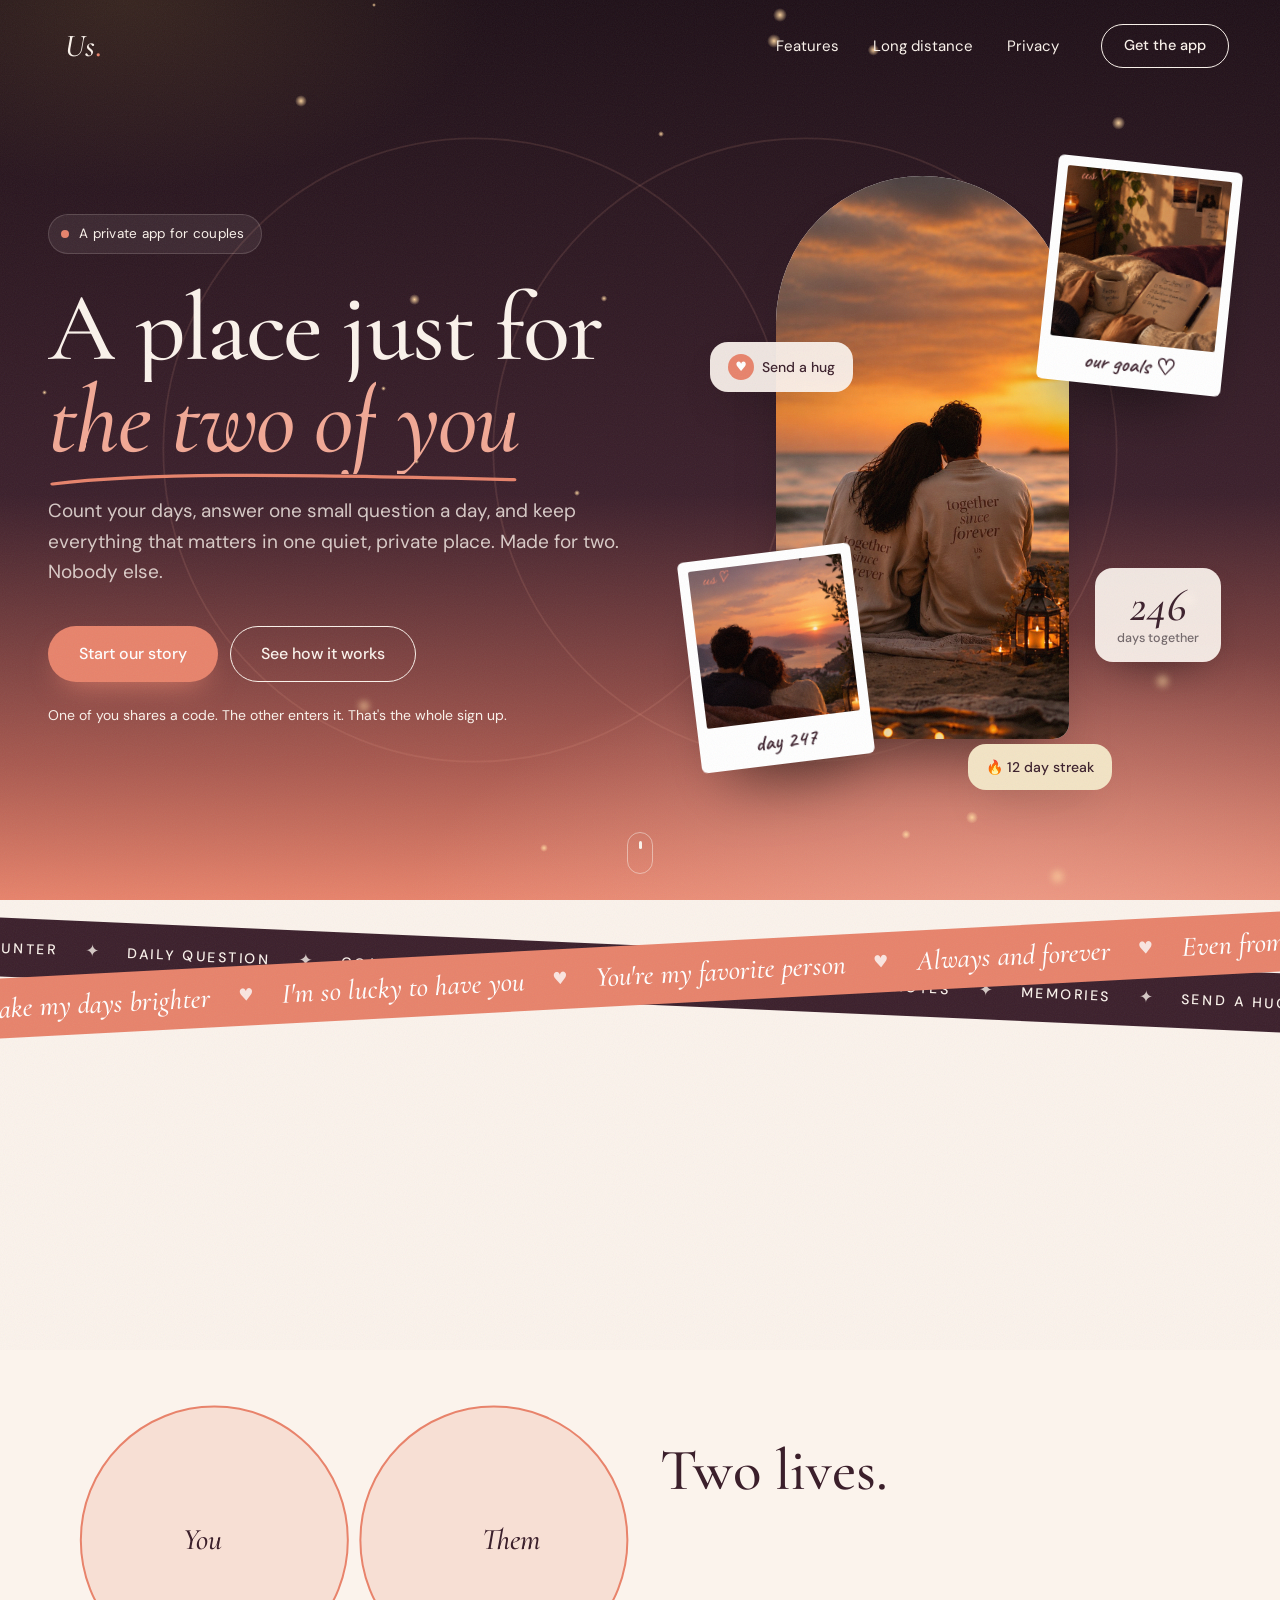
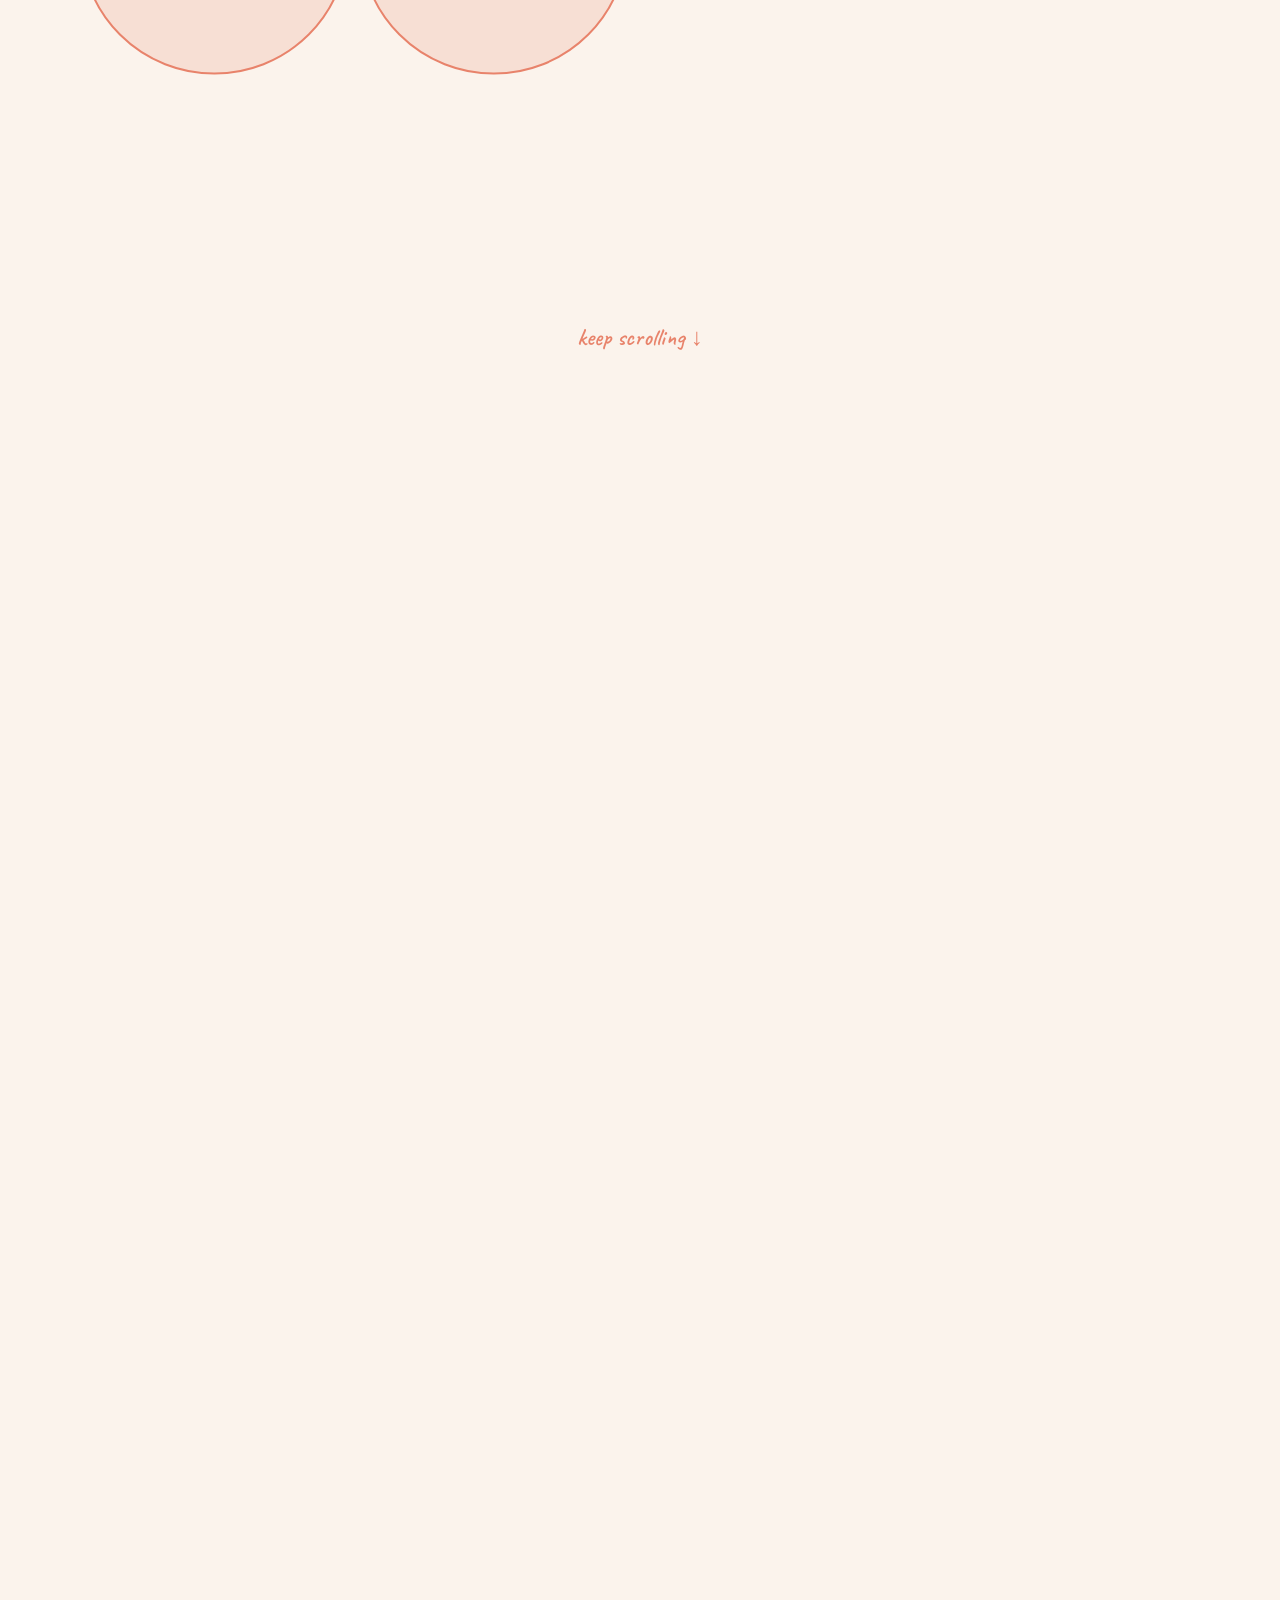
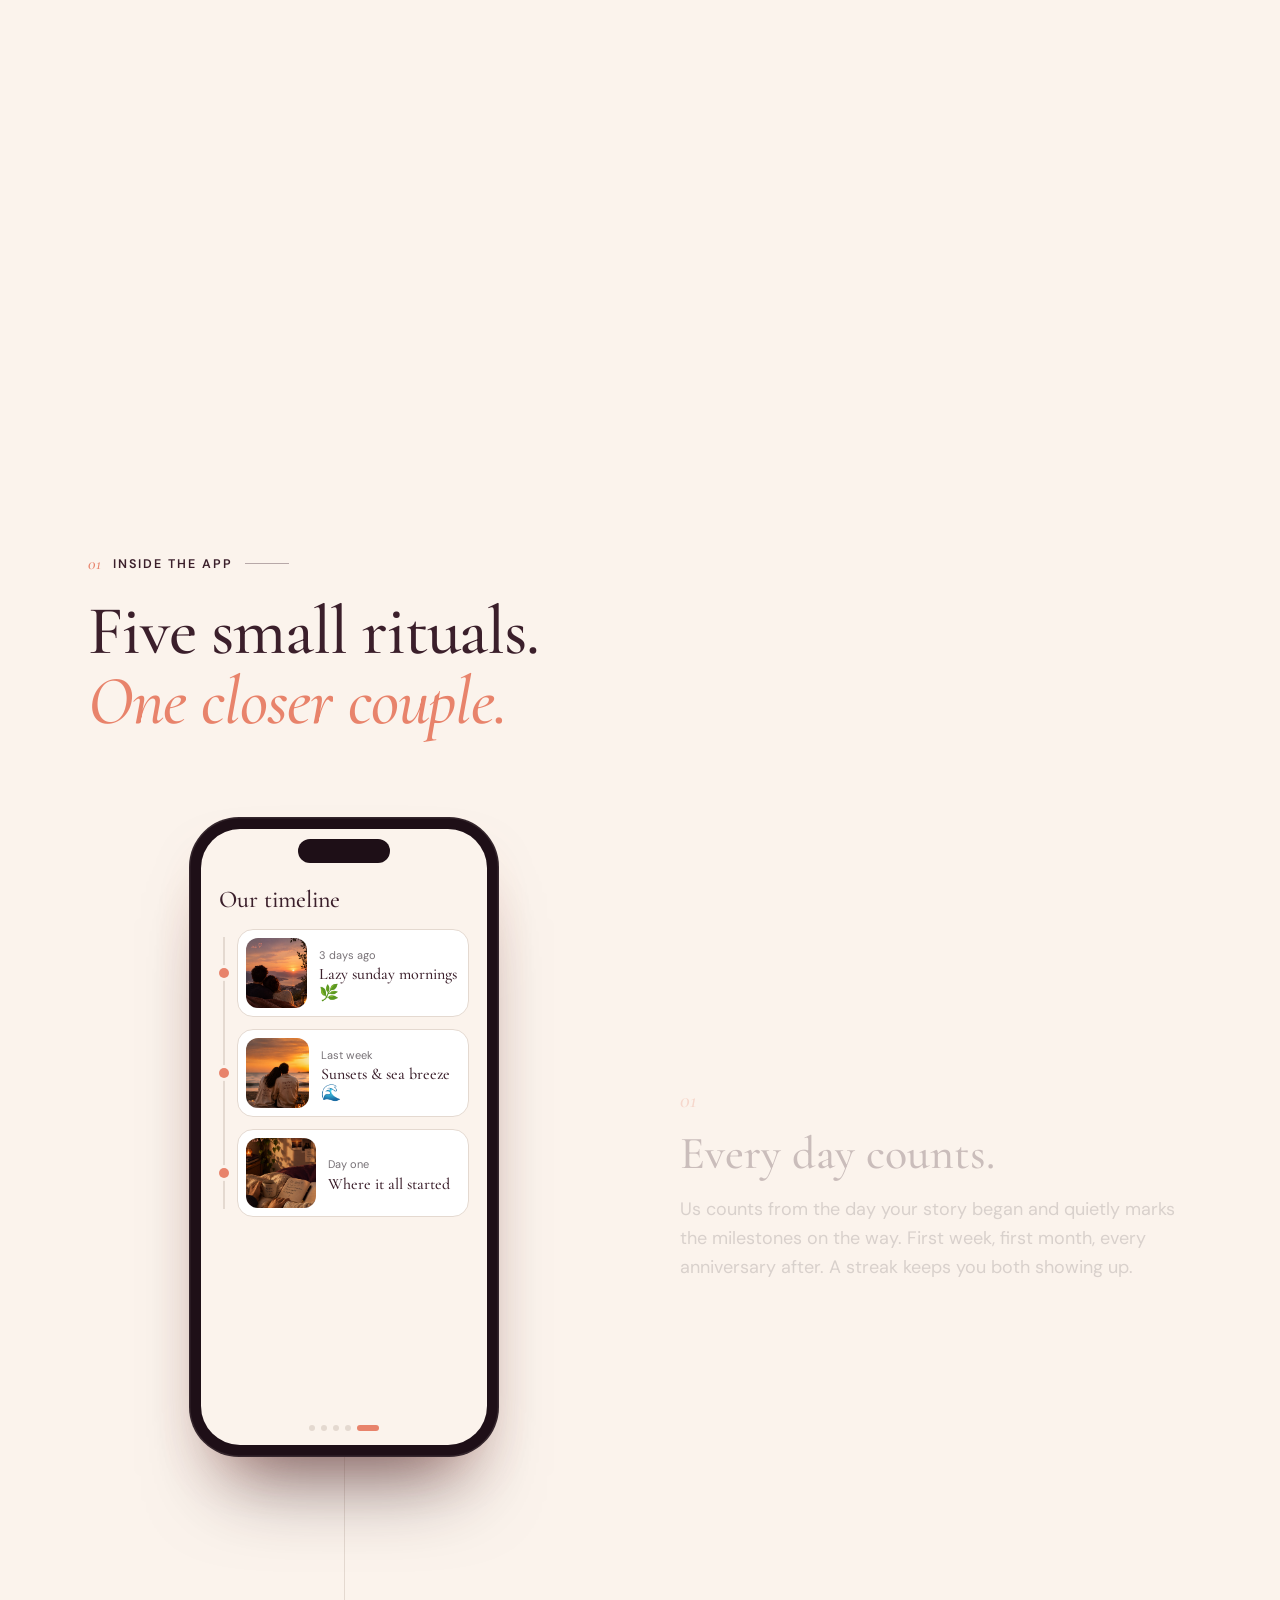
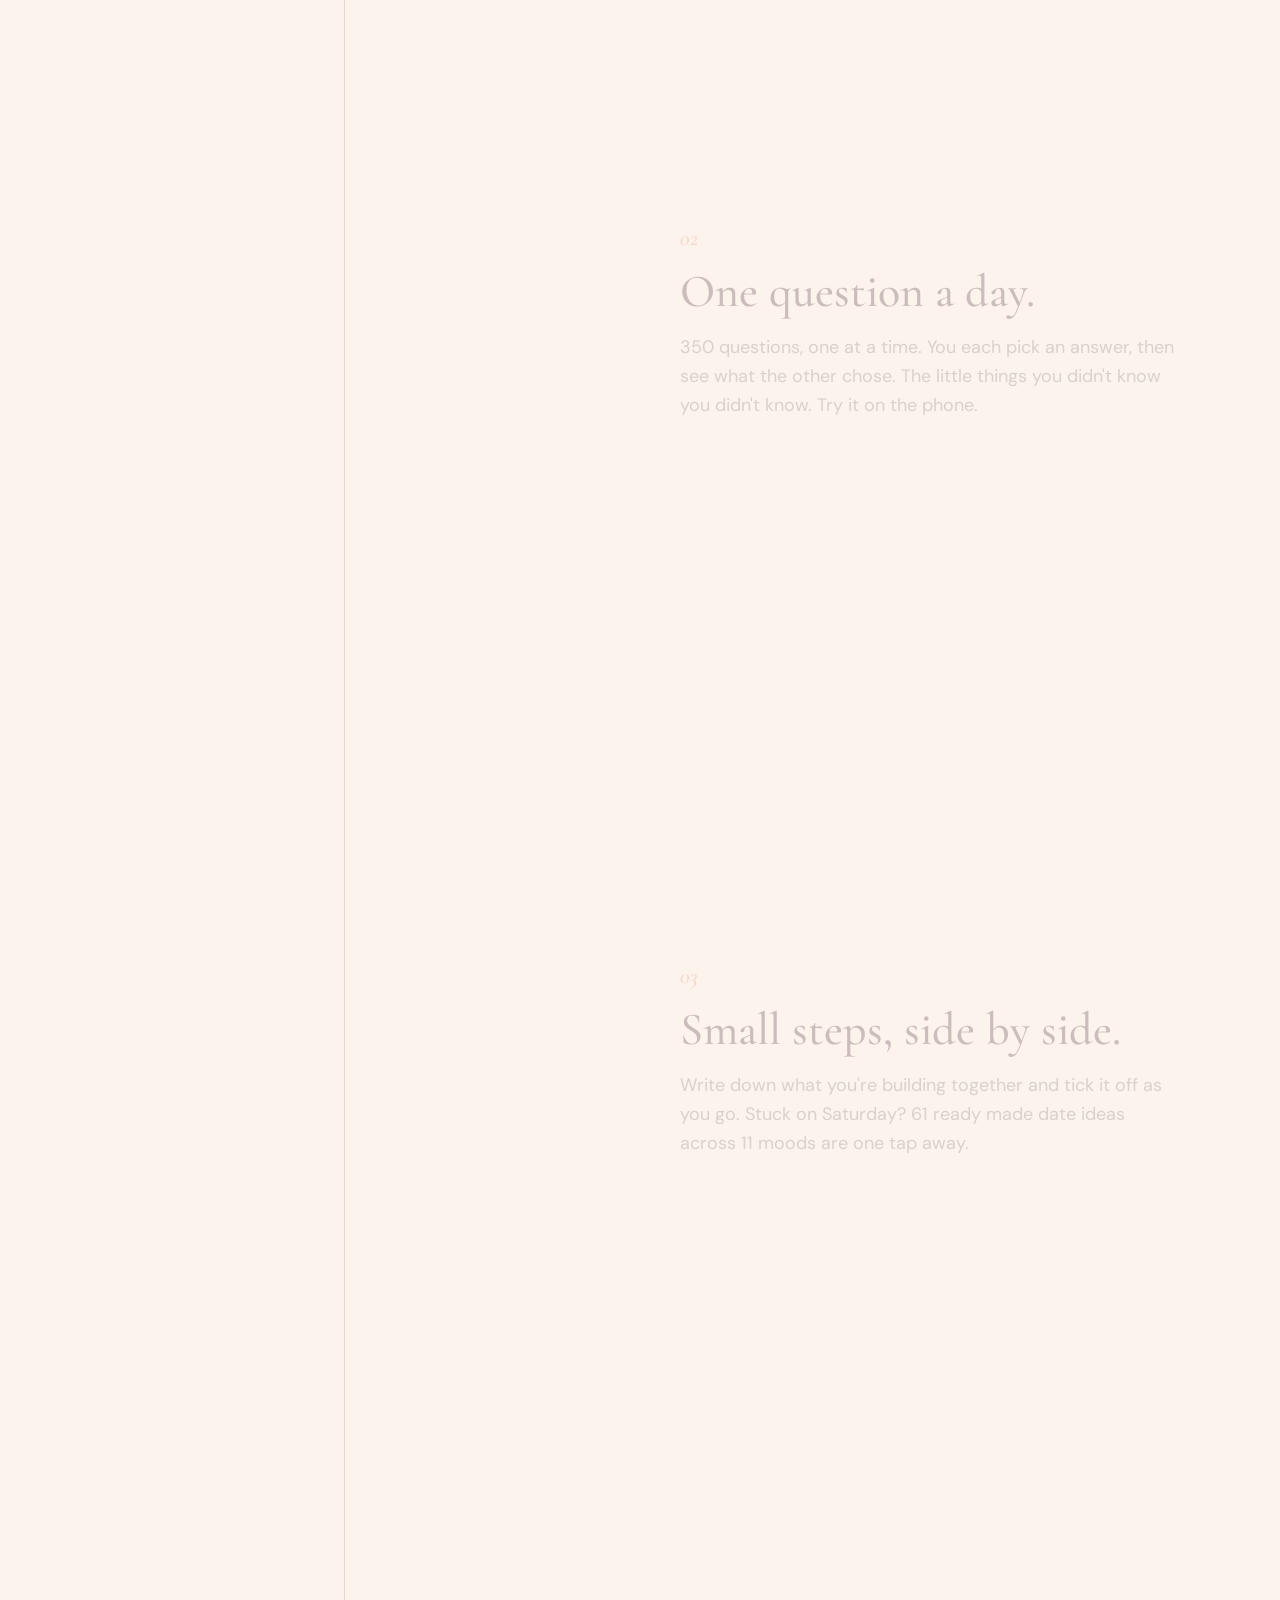
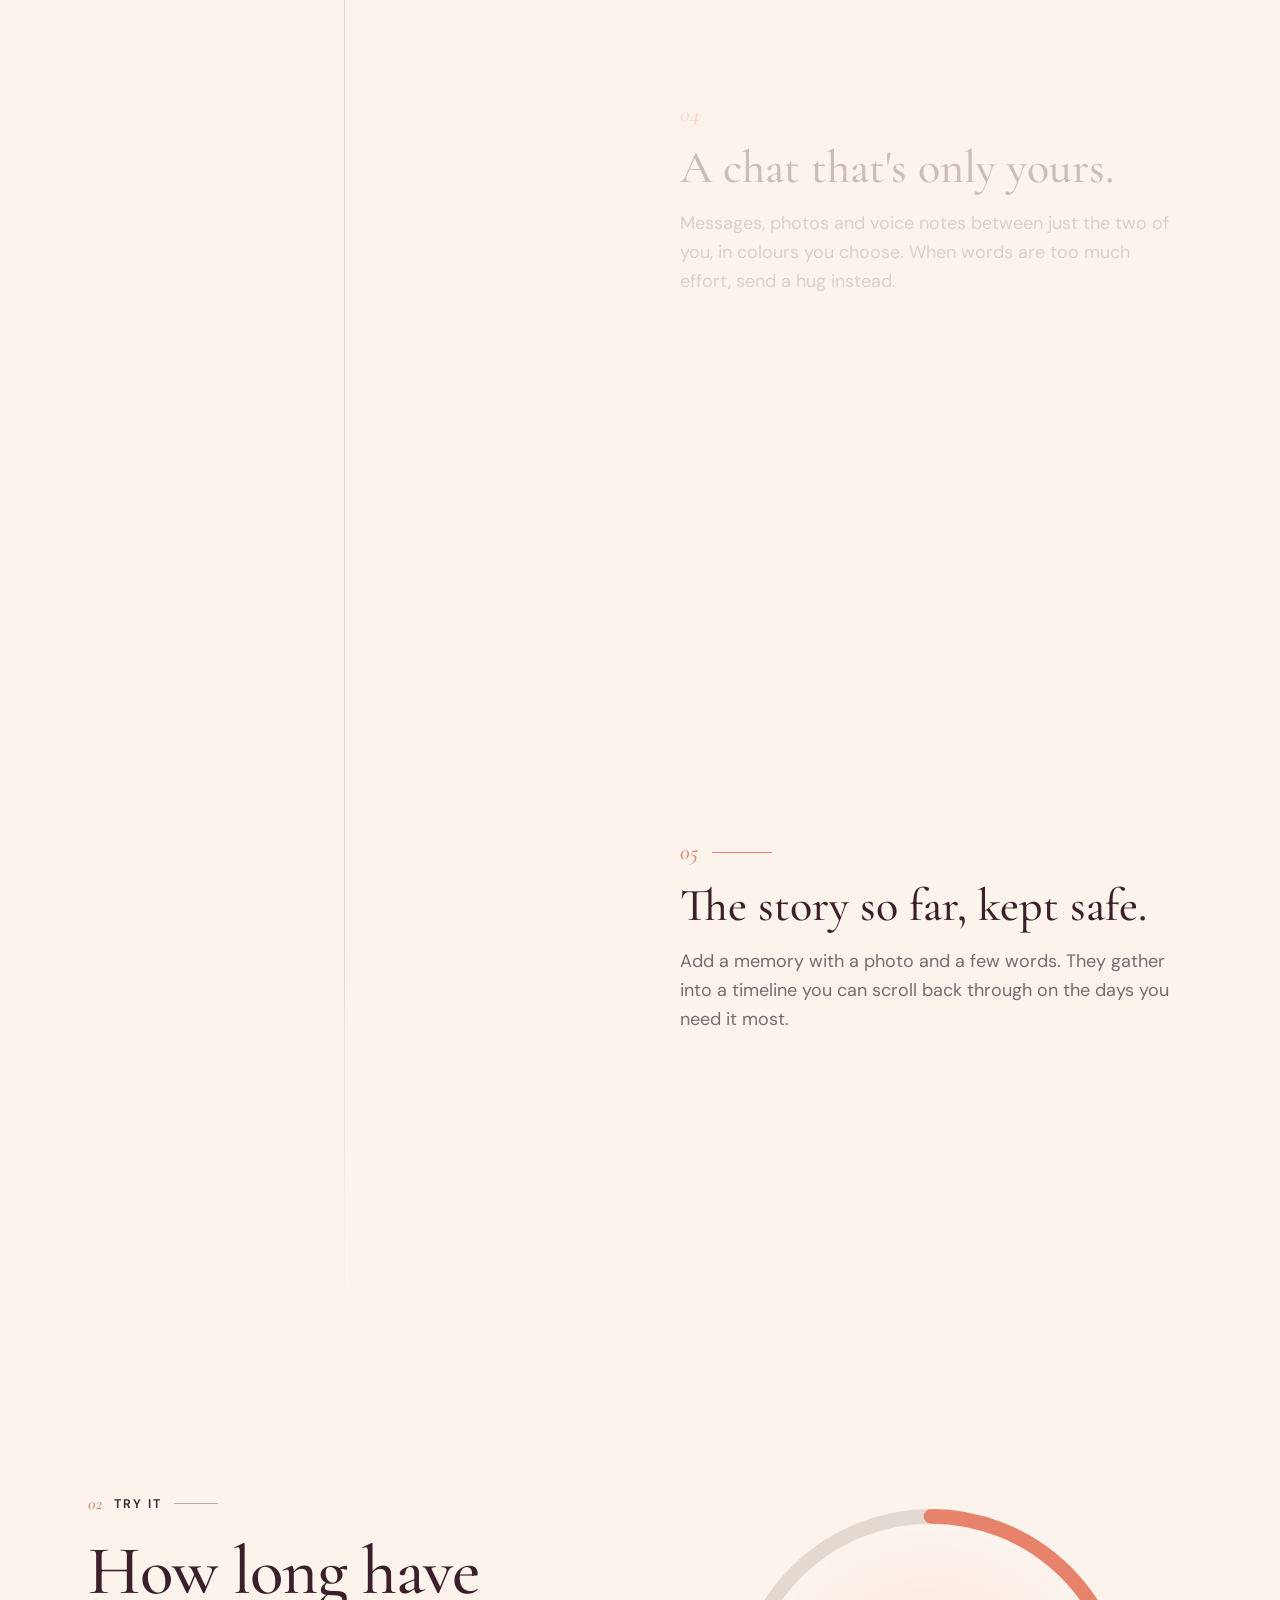
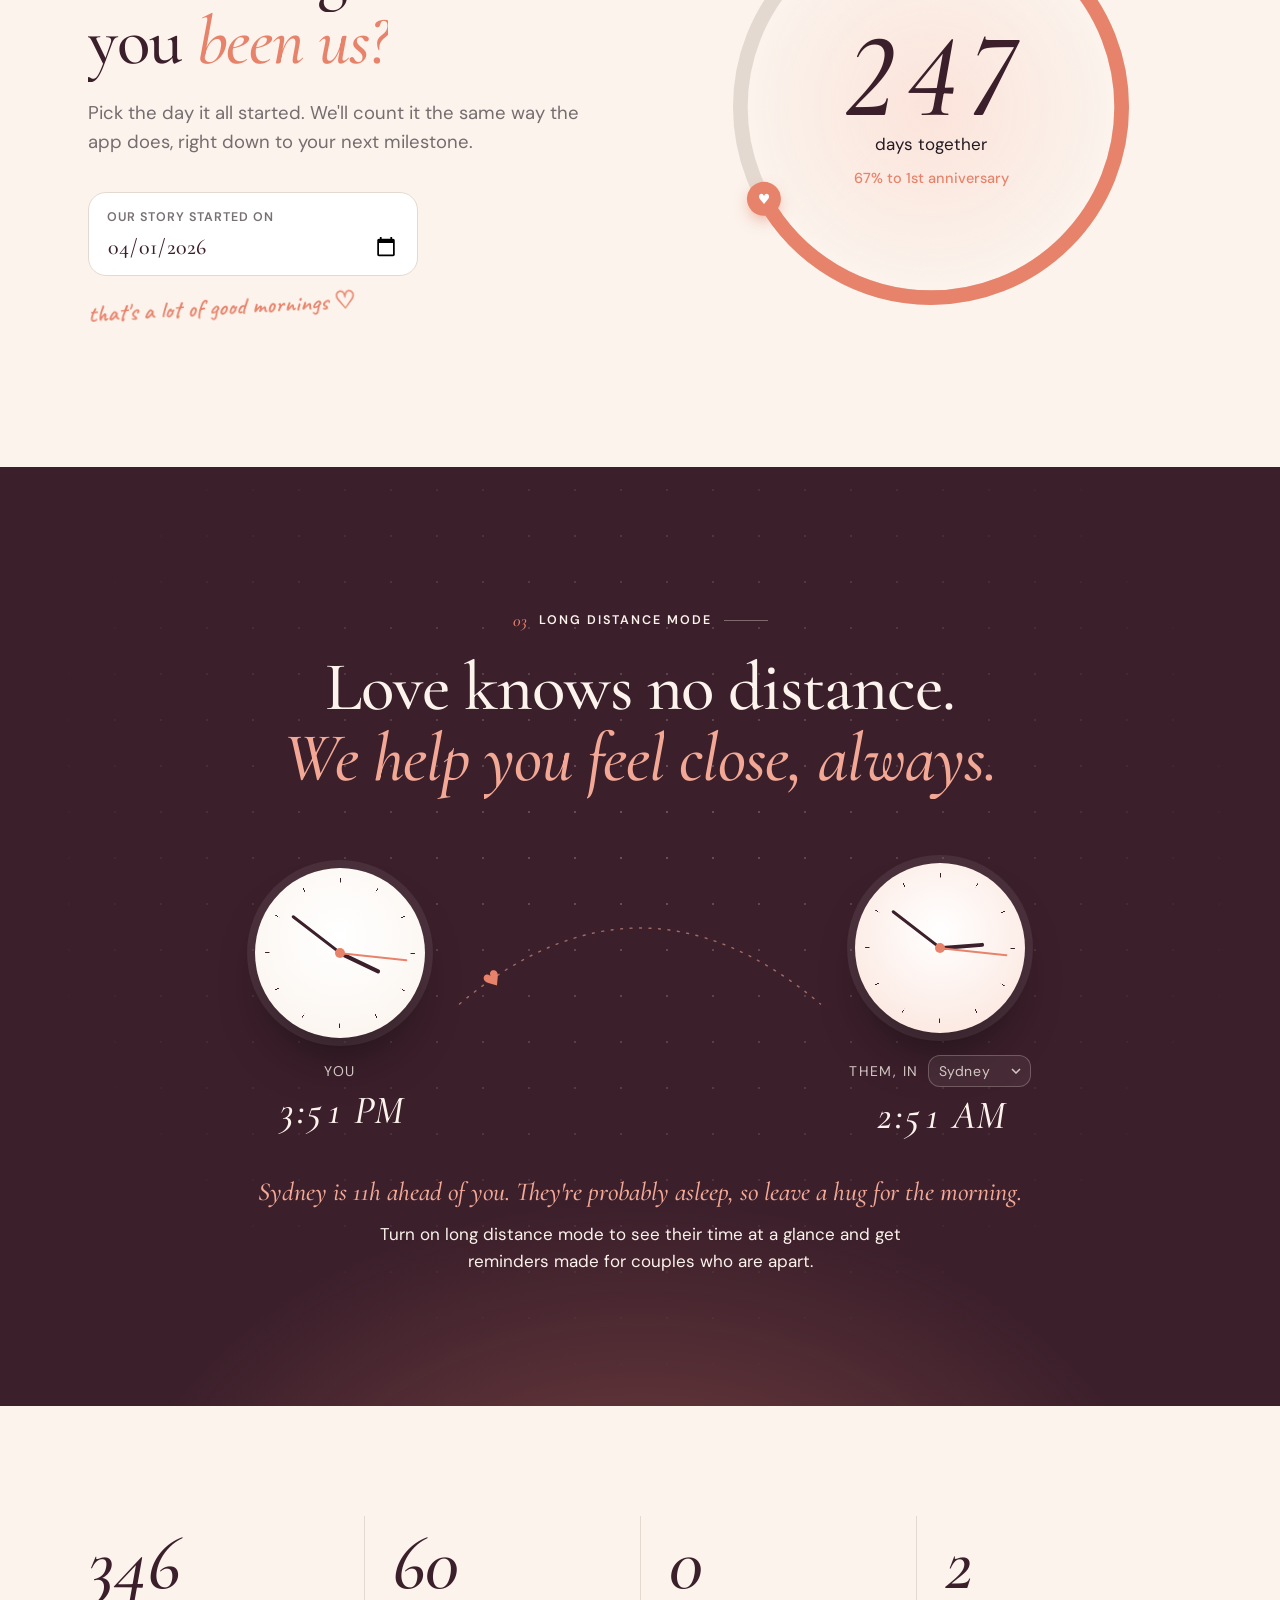
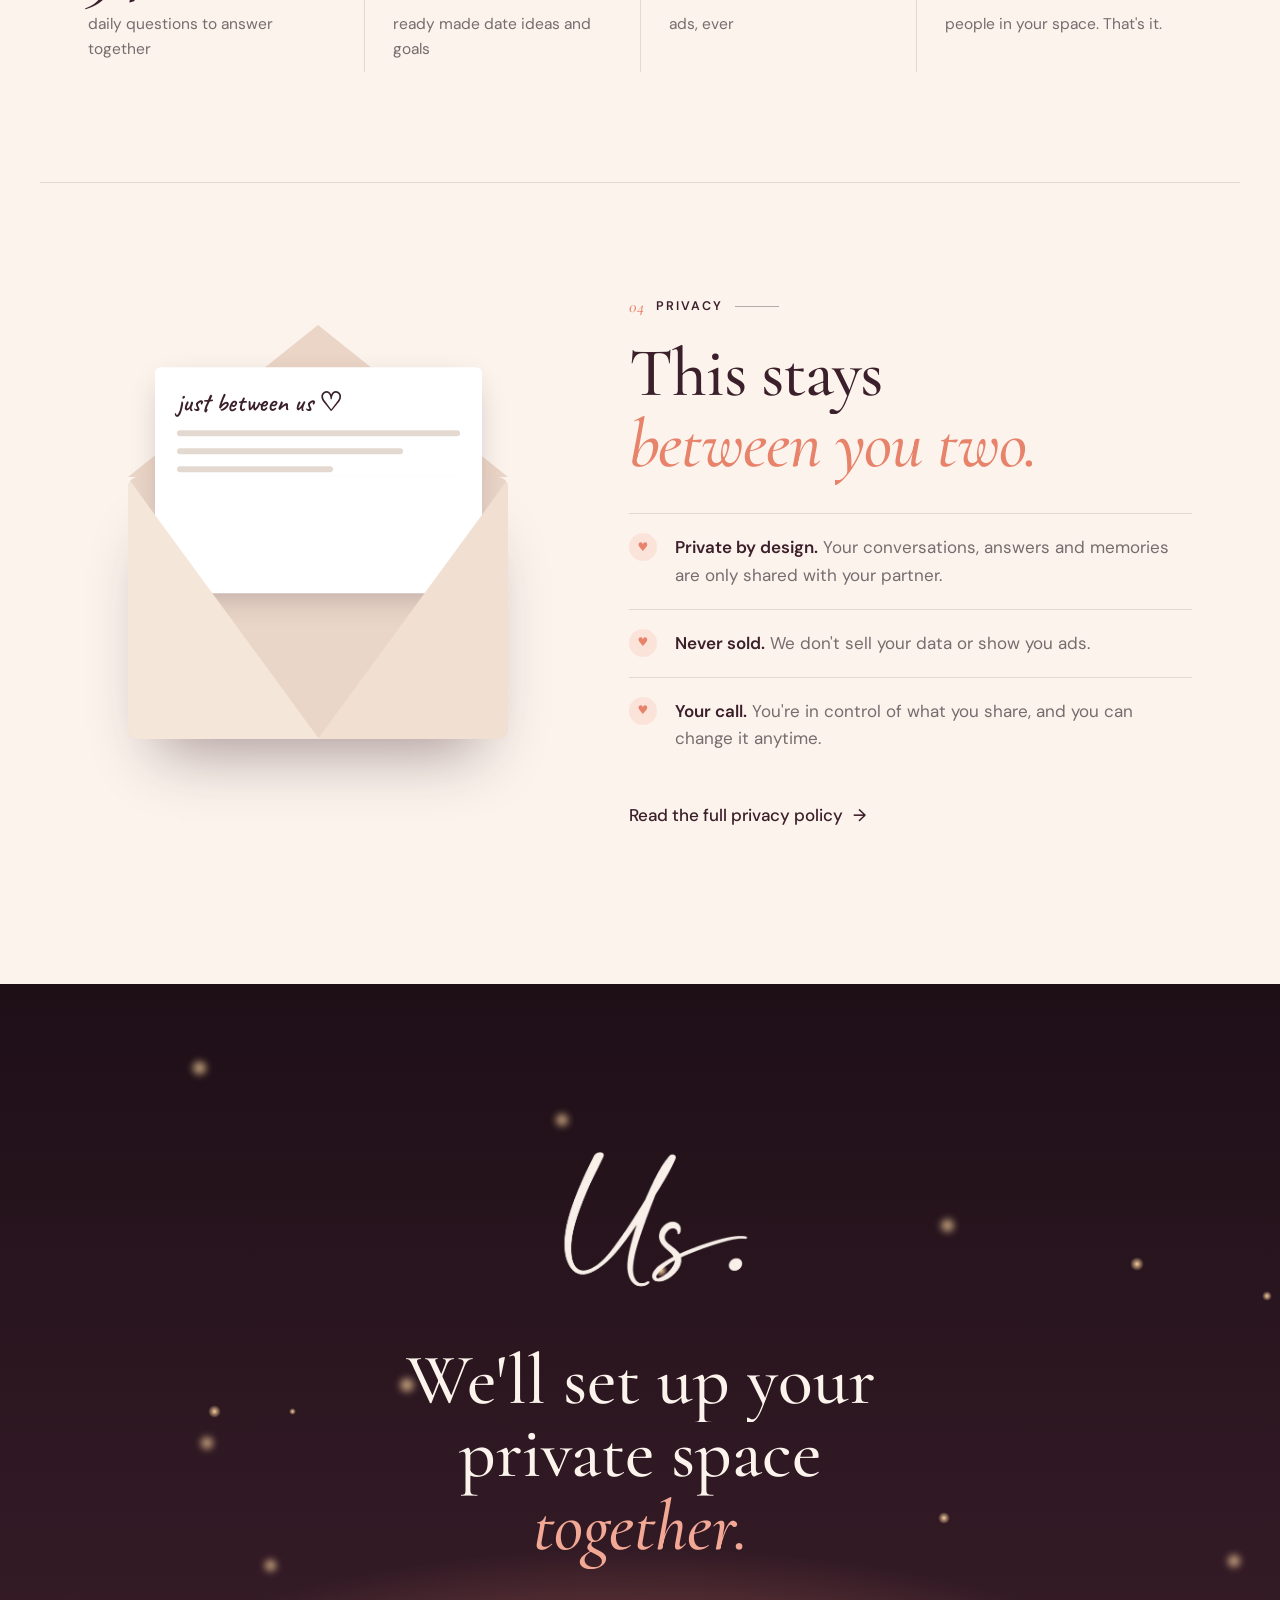
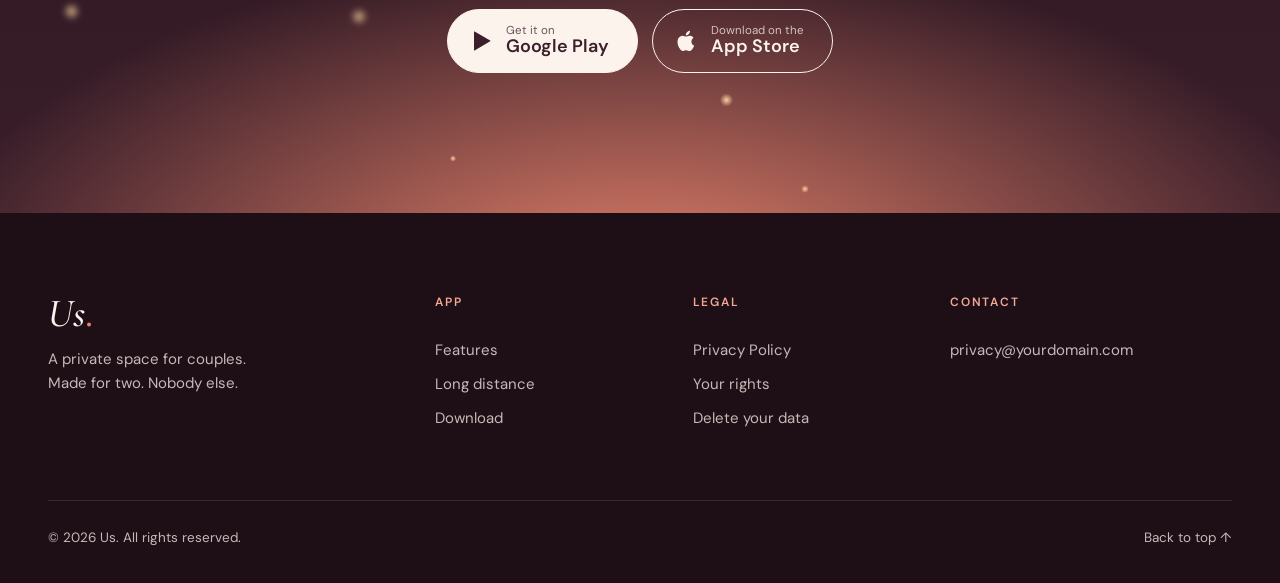
<file: index.html>
<!DOCTYPE html>
<html lang="en">
<head>
  <meta charset="utf-8">
  <meta name="viewport" content="width=device-width, initial-scale=1">
  <title>Us. | A private space for the two of you</title>
  <meta name="description" content="Us is a private app for couples. Count your days together, answer one question a day, keep your memories, plan dates and send a hug.">
  <meta name="theme-color" content="#2A1620">
  <meta property="og:title" content="Us. | A private space for the two of you">
  <meta property="og:description" content="Count your days, answer one small question a day, and keep everything that matters in one place.">
  <meta property="og:image" content="assets/beach.jpg">
  <link rel="icon" href="assets/app_icon.png">
  <link rel="preconnect" href="https://fonts.googleapis.com">
  <link rel="preconnect" href="https://fonts.gstatic.com" crossorigin>
  <link href="https://fonts.googleapis.com/css2?family=Caveat:wght@500;600&family=Cormorant+Garamond:ital,wght@0,500;0,600;1,400;1,500;1,600&family=DM+Sans:opsz,wght@9..40,400;9..40,500;9..40,600&display=swap" rel="stylesheet">
  <link rel="stylesheet" href="styles.css?v=2">
  <script>document.documentElement.classList.add("js");try{if(sessionStorage.getItem("us-intro"))document.documentElement.classList.add("skip-intro");sessionStorage.setItem("us-intro","1")}catch(e){}</script>
</head>
<body class="page-home">

  <!-- Intro: the two circles of the logo meet -->
  <div class="intro" aria-hidden="true">
    <div class="intro__mark"><span></span><span></span></div>
    <p class="intro__word">Us<i>.</i></p>
  </div>

  <div class="progress" aria-hidden="true"><span></span></div>
  <div class="grain" aria-hidden="true"></div>
  <div class="cursor" aria-hidden="true"><span class="cursor__dot"></span><span class="cursor__ring"></span></div>

  <!-- ================= NAV ================= -->
  <header class="nav" id="nav">
    <a class="nav__brand" href="index.html" aria-label="Us home">Us<i>.</i></a>
    <nav class="nav__links" aria-label="Main">
      <a href="#features">Features</a>
      <a href="#distance">Long distance</a>
      <a href="privacy.html">Privacy</a>
    </nav>
    <a class="btn btn--sm btn--line magnetic nav__cta" href="#get"><span>Get the app</span></a>
    <button class="nav__toggle" id="navToggle" aria-label="Open menu" aria-expanded="false" aria-controls="menu"><span></span><span></span></button>
  </header>

  <div class="menu" id="menu" hidden>
    <a href="#features">Features</a>
    <a href="#distance">Long distance</a>
    <a href="privacy.html">Privacy</a>
    <a href="#get">Get the app</a>
  </div>

  <!-- ================= HERO ================= -->
  <section class="hero" id="top">
    <div class="hero__lights" id="lights" aria-hidden="true"></div>
    <svg class="hero__rings" viewBox="0 0 600 360" aria-hidden="true">
      <circle cx="210" cy="180" r="170"/><circle cx="390" cy="180" r="170"/>
    </svg>

    <div class="hero__inner">
      <div class="hero__copy">
        <p class="kicker reveal"><span class="kicker__dot"></span>A private app for couples</p>
        <h1 class="hero__title split">A place just for <em class="underline-draw">the two of you<svg viewBox="0 0 300 20" preserveAspectRatio="none" aria-hidden="true"><path d="M3 14 C 60 4, 140 4, 297 10"/></svg></em></h1>
        <p class="hero__sub reveal" style="--d:.5s">Count your days, answer one small question a day, and keep everything that matters in one quiet, private place. Made for two. Nobody else.</p>
        <div class="hero__cta reveal" style="--d:.62s">
          <a class="btn btn--coral magnetic" href="#get"><span>Start our story</span></a>
          <a class="btn btn--line magnetic" href="#features"><span>See how it works</span></a>
        </div>
        <p class="note reveal" style="--d:.75s">One of you shares a code. The other enters it. That's the whole sign up.</p>
      </div>

      <div class="hero__collage" id="collage">
        <figure class="polaroid polaroid--main" data-depth="12">
          <img src="assets/beach.jpg" alt="A couple sitting close on a beach at sunset" fetchpriority="high">
        </figure>
        <figure class="polaroid polaroid--a" data-depth="26">
          <img src="assets/goals.jpg" alt="" loading="lazy">
          <figcaption>our goals ♡</figcaption>
        </figure>
        <figure class="polaroid polaroid--b" data-depth="34">
          <img src="assets/sunset.jpg" alt="" loading="lazy">
          <figcaption>day 247</figcaption>
        </figure>
        <div class="chip chip--days" data-depth="44"><b class="count" data-to="247">0</b><span>days together</span></div>
        <button type="button" class="chip chip--hug" data-depth="52" id="heroHug"><i>♥</i> Send a hug</button>
        <div class="chip chip--streak" data-depth="38">🔥 12 day streak</div>
      </div>
    </div>

    <a class="scrollcue" href="#ribbons" aria-label="Scroll down"><span></span></a>
  </section>

  <!-- ================= RIBBONS ================= -->
  <section class="ribbons" id="ribbons" aria-label="Hugs people send in Us">
    <div class="ribbon ribbon--coral"><div class="ribbon__track">
      <span>You make my days brighter</span><i>♥</i><span>I'm so lucky to have you</span><i>♥</i><span>You're my favorite person</span><i>♥</i><span>Always and forever</span><i>♥</i><span>Even from far, you're close to my heart</span><i>♥</i><span>You're my today and tomorrow</span><i>♥</i>
    </div></div>
    <div class="ribbon ribbon--plum" aria-hidden="true"><div class="ribbon__track">
      <span>Day counter</span><i>✦</i><span>Daily question</span><i>✦</i><span>Goals</span><i>✦</i><span>Date ideas</span><i>✦</i><span>Private chat</span><i>✦</i><span>Voice notes</span><i>✦</i><span>Memories</span><i>✦</i><span>Send a hug</span><i>✦</i>
    </div></div>
  </section>

  <!-- ================= TWO BECOME US (scroll driven) ================= -->
  <section class="merge" id="merge" aria-label="Two lives, one shared space">
    <div class="merge__stage">
      <div class="merge__circles" aria-hidden="true">
        <div class="merge__c merge__c--you"><span>You</span></div>
        <div class="merge__c merge__c--them"><span>Them</span></div>
        <p class="merge__us">Us<i>.</i></p>
      </div>
      <div class="merge__lines">
        <p class="merge__line is-on">Two lives.</p>
        <p class="merge__line">Two phones, two schedules.</p>
        <p class="merge__line"><em>One shared space.</em></p>
      </div>
      <p class="merge__hint hand" aria-hidden="true">keep scrolling ↓</p>
    </div>
  </section>

  <!-- ================= FEATURES (sticky phone) ================= -->
  <section class="features" id="features">
    <header class="section-head">
      <p class="eyebrow reveal"><span>01</span> Inside the app</p>
      <h2 class="h2 split">Five small rituals. <em>One closer couple.</em></h2>
    </header>

    <div class="features__grid">
      <div class="features__phone">
        <div class="phone" id="phone">
          <div class="phone__notch"></div>
          <div class="phone__screens">

            <!-- 1 Home -->
            <div class="screen is-on" data-screen="0">
              <div class="s-top"><span class="s-word">Us.</span><svg class="s-ico" viewBox="0 0 24 24"><path d="M4 5h16v11H9l-5 4z"/></svg></div>
              <div class="s-streak">🔥 12 days streak</div>
              <div class="s-counter">
                <b class="count" data-to="247">0</b><span>days together</span>
                <div class="s-bar"><i style="width:67%"></i><em style="left:calc(67% - 12px)">♥</em></div>
                <small><span>0</span><strong>67% to 1st anniversary</strong><span>365</span></small>
              </div>
              <div class="s-card"><small>Today</small><p>What made you smile about us today?</p><a>Answer together ›</a></div>
              <div class="s-hug"><i>♥</i><div><b>Send a Hug</b><small>Let them know you're thinking of them</small></div></div>
            </div>

            <!-- 2 Question -->
            <div class="screen" data-screen="1">
              <div class="s-head">Daily question</div>
              <div class="s-q"><small>Question 48 of 350</small><p>What is your ideal way to start the morning?</p></div>
              <div class="s-opts" id="phoneOpts">
                <button type="button">Sleep as long as possible</button>
                <button type="button">Quiet time alone</button>
                <button type="button" class="is-them">Breakfast together <i>Them</i></button>
                <button type="button">Exercise</button>
                <button type="button">Start the day immediately</button>
              </div>
              <p class="s-hint" id="phoneHint">Tap an answer to lock it in</p>
            </div>

            <!-- 3 Goals -->
            <div class="screen" data-screen="2">
              <div class="s-head">Goals &amp; Date Ideas</div>
              <div class="s-tabs"><span class="is-on">Goals</span><span>Date ideas</span></div>
              <ul class="s-goals">
                <li class="done"><i></i>Travel somewhere new together</li>
                <li class="done"><i></i>Cook a new recipe every month</li>
                <li><i></i>Build our dream home fund</li>
                <li><i></i>Learn a dance together</li>
              </ul>
              <div class="s-idea"><span>🛋️</span><div><b>Build a blanket fort</b><small>Fairy lights and snacks strongly encouraged.</small></div></div>
            </div>

            <!-- 4 Chat -->
            <div class="screen" data-screen="3">
              <div class="s-head s-head--chat"><span class="s-av"></span>Alex <small>online</small></div>
              <div class="s-chat">
                <p class="b them">How was your day?</p>
                <p class="b me">Long. Movie tonight? 🎬</p>
                <p class="b them">Movie sounds perfect 😍</p>
                <p class="b them voice"><span>▶</span><i></i><i></i><i></i><i></i><i></i><i></i><i></i><i></i><i></i><small>0:12</small></p>
                <div class="b me hugb"><i>♥</i><small>You sent a hug</small><em>You make my days brighter.</em></div>
              </div>
            </div>

            <!-- 5 Timeline -->
            <div class="screen" data-screen="4">
              <div class="s-head">Our timeline</div>
              <div class="s-tl">
                <div class="s-mem"><img src="assets/sunset.jpg" alt=""><div><small>3 days ago</small><b>Lazy sunday mornings 🌿</b></div></div>
                <div class="s-mem"><img src="assets/beach.jpg" alt=""><div><small>Last week</small><b>Sunsets &amp; sea breeze 🌊</b></div></div>
                <div class="s-mem"><img src="assets/goals.jpg" alt=""><div><small>Day one</small><b>Where it all started</b></div></div>
              </div>
            </div>
          </div>
          <div class="phone__tabs"><i class="is-on"></i><i></i><i></i><i></i><i></i></div>
        </div>
      </div>

      <div class="features__chapters">
        <article class="chapter" data-step="0">
          <span class="chapter__n">01</span>
          <h3>Every day counts.</h3>
          <p>Us counts from the day your story began and quietly marks the milestones on the way. First week, first month, every anniversary after. A streak keeps you both showing up.</p>
        </article>
        <article class="chapter" data-step="1">
          <span class="chapter__n">02</span>
          <h3>One question a day.</h3>
          <p>350 questions, one at a time. You each pick an answer, then see what the other chose. The little things you didn't know you didn't know. Try it on the phone.</p>
        </article>
        <article class="chapter" data-step="2">
          <span class="chapter__n">03</span>
          <h3>Small steps, side by side.</h3>
          <p>Write down what you're building together and tick it off as you go. Stuck on Saturday? 61 ready made date ideas across 11 moods are one tap away.</p>
        </article>
        <article class="chapter" data-step="3">
          <span class="chapter__n">04</span>
          <h3>A chat that's only yours.</h3>
          <p>Messages, photos and voice notes between just the two of you, in colours you choose. When words are too much effort, send a hug instead.</p>
        </article>
        <article class="chapter" data-step="4">
          <span class="chapter__n">05</span>
          <h3>The story so far, kept safe.</h3>
          <p>Add a memory with a photo and a few words. They gather into a timeline you can scroll back through on the days you need it most.</p>
        </article>
      </div>
    </div>
  </section>

  <!-- ================= COUNTER ================= -->
  <section class="counter" id="counter">
    <div class="counter__copy">
      <p class="eyebrow reveal"><span>02</span> Try it</p>
      <h2 class="h2 split">How long have you <em>been us?</em></h2>
      <p class="lede reveal">Pick the day it all started. We'll count it the same way the app does, right down to your next milestone.</p>
      <label class="datefield reveal" for="startDate">
        <span>Our story started on</span>
        <input type="date" id="startDate">
      </label>
      <p class="hand counter__note reveal" id="counterNote">that's a lot of good mornings ♡</p>
    </div>
    <div class="ring reveal" style="--d:.15s">
      <svg viewBox="0 0 300 300" aria-hidden="true">
        <circle class="ring__track" cx="150" cy="150" r="130"/>
        <circle class="ring__fill" id="ringFill" cx="150" cy="150" r="130"/>
      </svg>
      <span class="ring__heart" id="ringHeart" aria-hidden="true">♥</span>
      <div class="ring__center" aria-live="polite">
        <b id="daysNum">247</b>
        <span>days together</span>
        <small id="daysNext">67% to 1st anniversary</small>
      </div>
    </div>
  </section>

  <!-- ================= LONG DISTANCE ================= -->
  <section class="distance" id="distance">
    <div class="distance__head">
      <p class="eyebrow eyebrow--light reveal"><span>03</span> Long distance mode</p>
      <h2 class="h2 split">Love knows no distance. <em>We help you feel close, always.</em></h2>
    </div>

    <div class="clocks reveal">
      <div class="clock">
        <div class="clock__face" id="clockYou"><i class="h"></i><i class="m"></i><i class="s"></i></div>
        <p class="clock__who">You</p>
        <p class="clock__time" id="timeYou">--:--</p>
      </div>

      <svg class="clocks__arc" viewBox="0 0 400 140" aria-hidden="true">
        <path id="arcPath" d="M10 120 Q 200 -40 390 120"/>
        <text font-size="22"><textPath href="#arcPath" startOffset="0%">♥<animate attributeName="startOffset" from="0%" to="96%" dur="3.2s" repeatCount="indefinite"/></textPath></text>
      </svg>

      <div class="clock">
        <div class="clock__face clock__face--them" id="clockThem"><i class="h"></i><i class="m"></i><i class="s"></i></div>
        <label class="clock__who" for="tzSelect">Them, in
          <select id="tzSelect">
            <option value="Europe/London">London</option>
            <option value="America/New_York">New York</option>
            <option value="America/Toronto">Toronto</option>
            <option value="Asia/Colombo">Colombo</option>
            <option value="Asia/Dubai">Dubai</option>
            <option value="Asia/Tokyo">Tokyo</option>
            <option value="Australia/Sydney" selected>Sydney</option>
            <option value="Europe/Paris">Paris</option>
          </select>
        </label>
        <p class="clock__time" id="timeThem">--:--</p>
      </div>
    </div>
    <p class="distance__diff reveal" id="tzDiff" aria-live="polite">&nbsp;</p>
    <p class="distance__sub reveal">Turn on long distance mode to see their time at a glance and get reminders made for couples who are apart.</p>
  </section>

  <!-- ================= NUMBERS ================= -->
  <section class="numbers" aria-label="Us in numbers">
    <div class="num reveal"><b class="count" data-to="350">0</b><span>daily questions to answer together</span></div>
    <div class="num reveal" style="--d:.1s"><b class="count" data-to="61">0</b><span>ready made date ideas and goals</span></div>
    <div class="num reveal" style="--d:.2s"><b>0</b><span>ads, ever</span></div>
    <div class="num reveal" style="--d:.3s"><b>2</b><span>people in your space. That's it.</span></div>
  </section>

  <!-- ================= PRIVACY TEASER ================= -->
  <section class="promise" id="privacy">
    <div class="envelope" id="envelope" aria-hidden="true">
      <div class="envelope__back"></div>
      <div class="envelope__letter">
        <p class="hand">just between us ♡</p>
        <span></span><span></span><span></span>
      </div>
      <div class="envelope__front"></div>
      <div class="envelope__flap"></div>
      <div class="envelope__seal">♥</div>
    </div>
    <div class="promise__copy">
      <p class="eyebrow reveal"><span>04</span> Privacy</p>
      <h2 class="h2 split">This stays <em>between you two.</em></h2>
      <ul class="promise__list">
        <li class="reveal"><b>Private by design.</b> Your conversations, answers and memories are only shared with your partner.</li>
        <li class="reveal" style="--d:.08s"><b>Never sold.</b> We don't sell your data or show you ads.</li>
        <li class="reveal" style="--d:.16s"><b>Your call.</b> You're in control of what you share, and you can change it anytime.</li>
      </ul>
      <a class="link-arrow reveal" style="--d:.24s" href="privacy.html">Read the full privacy policy <span>→</span></a>
    </div>
  </section>

  <!-- ================= CTA ================= -->
  <section class="cta" id="get">
    <div class="cta__lights" aria-hidden="true"></div>
    <div class="cta__mark" role="img" aria-label="Us."></div>
    <h2 class="cta__title split">We'll set up your private space <em>together.</em></h2>
    <div class="cta__btns reveal" style="--d:.2s">
      <!-- Replace # with your store listings -->
      <a class="store magnetic" href="#" aria-label="Get it on Google Play">
        <svg viewBox="0 0 24 24" aria-hidden="true"><path d="M4 2.8v18.4c0 .3.3.5.6.3l15.6-9.2c.3-.2.3-.5 0-.7L4.6 2.5c-.3-.2-.6 0-.6.3z"/></svg>
        <span><small>Get it on</small>Google Play</span>
      </a>
      <a class="store store--line magnetic" href="#" aria-label="Download on the App Store">
        <svg viewBox="0 0 24 24" aria-hidden="true"><path d="M16.4 12.6c0-2.6 2.1-3.8 2.2-3.9-1.2-1.8-3.1-2-3.7-2-1.6-.2-3.1.9-3.9.9-.8 0-2-.9-3.4-.9-1.7 0-3.3 1-4.2 2.6-1.8 3.1-.5 7.7 1.3 10.2.9 1.2 1.9 2.6 3.2 2.6 1.3-.1 1.8-.8 3.3-.8 1.6 0 2 .8 3.4.8 1.4 0 2.3-1.3 3.1-2.5 1-1.4 1.4-2.8 1.4-2.9 0 0-2.7-1-2.7-4.1zM13.9 5c.7-.9 1.2-2 1-3.2-1 0-2.3.7-3 1.5-.7.8-1.2 2-1.1 3.1 1.2.1 2.4-.6 3.1-1.4z"/></svg>
        <span><small>Download on the</small>App Store</span>
      </a>
    </div>
  </section>

  <!-- ================= FOOTER ================= -->
  <footer class="footer">
    <div class="footer__top">
      <div class="footer__brand">
        <a class="nav__brand" href="index.html">Us<i>.</i></a>
        <p>A private space for couples.<br>Made for two. Nobody else.</p>
      </div>
      <div class="footer__col">
        <h4>App</h4>
        <a href="#features">Features</a>
        <a href="#distance">Long distance</a>
        <a href="#get">Download</a>
      </div>
      <div class="footer__col">
        <h4>Legal</h4>
        <a href="privacy.html">Privacy Policy</a>
        <a href="privacy.html#your-rights">Your rights</a>
        <a href="privacy.html#delete">Delete your data</a>
      </div>
      <div class="footer__col">
        <h4>Contact</h4>
        <a href="mailto:privacy@yourdomain.com">privacy@yourdomain.com</a>
      </div>
    </div>
    <div class="footer__bottom">
      <span>© <span class="year">2026</span> Us. All rights reserved.</span>
      <a href="#top" class="totop">Back to top ↑</a>
    </div>
  </footer>

  <div class="toast" id="toast" role="status" aria-live="polite"></div>
  <script src="script.js?v=2"></script>
</body>
</html>
</file>
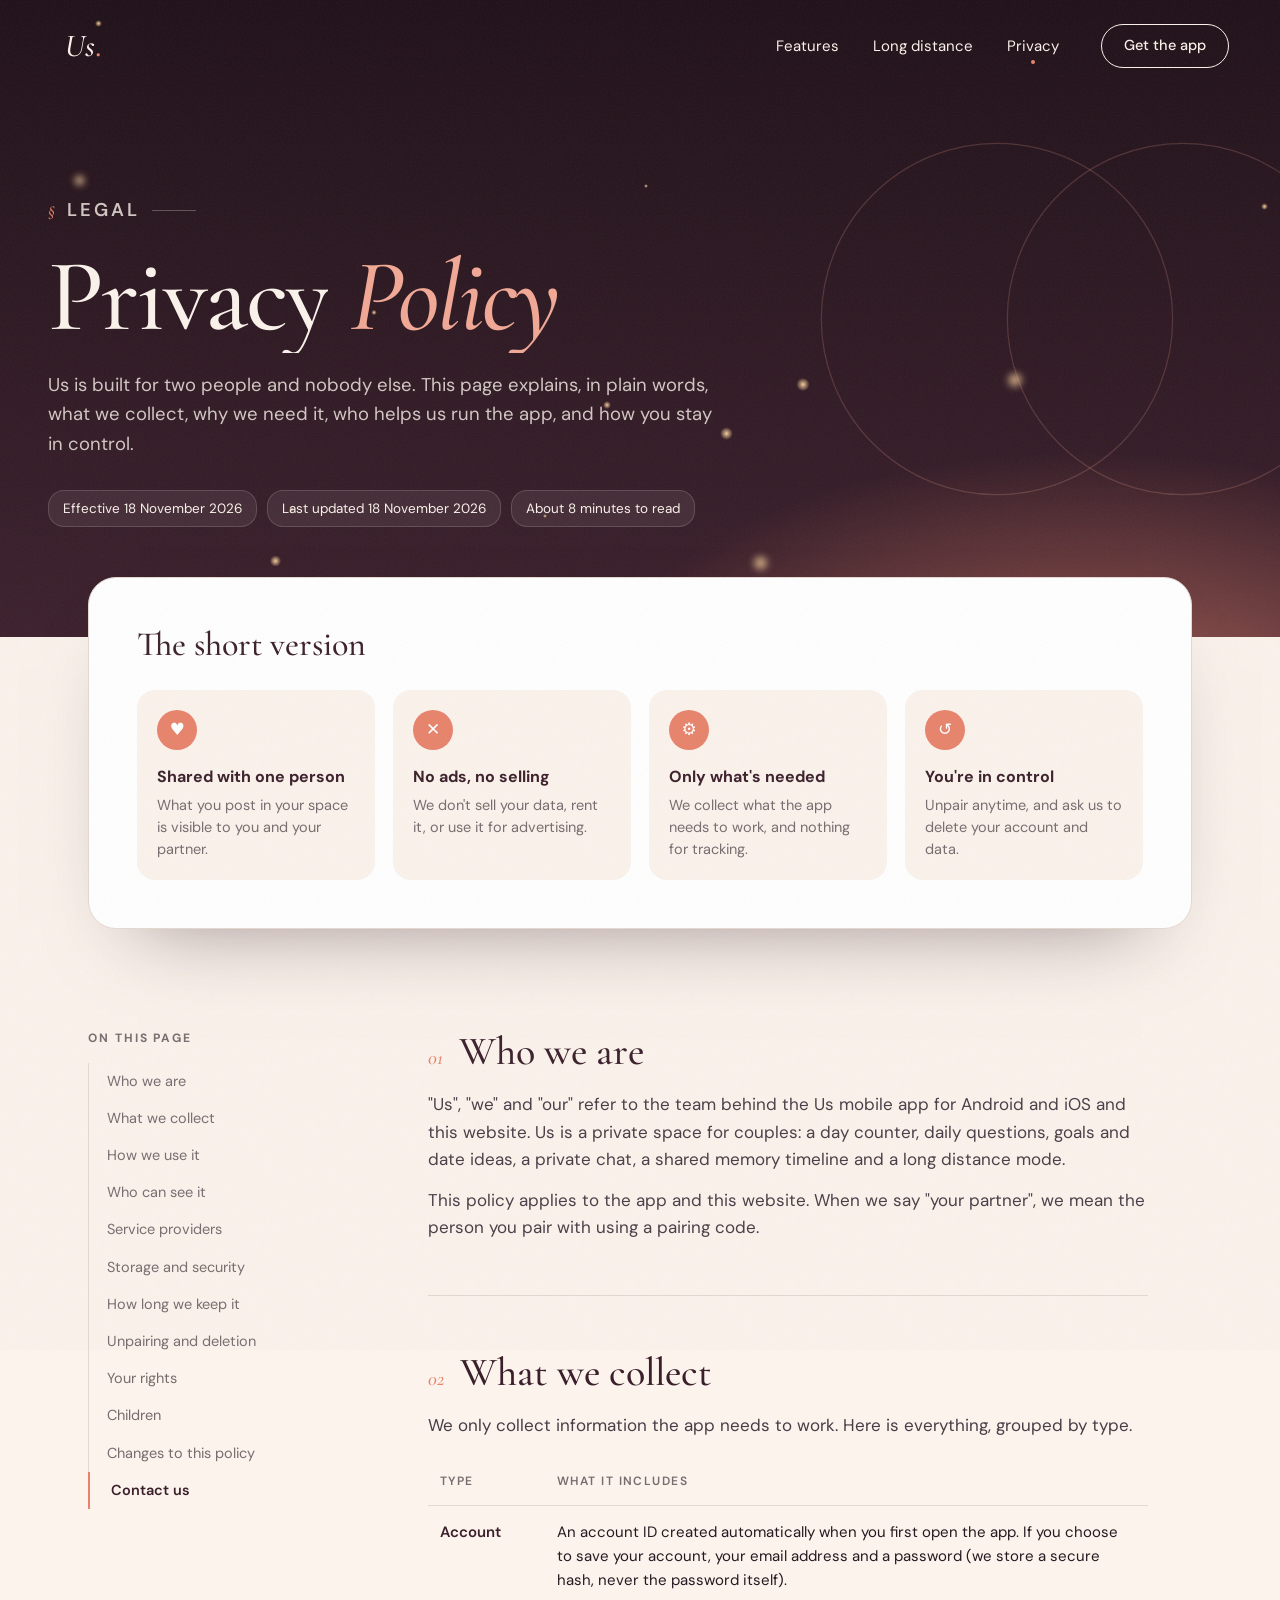
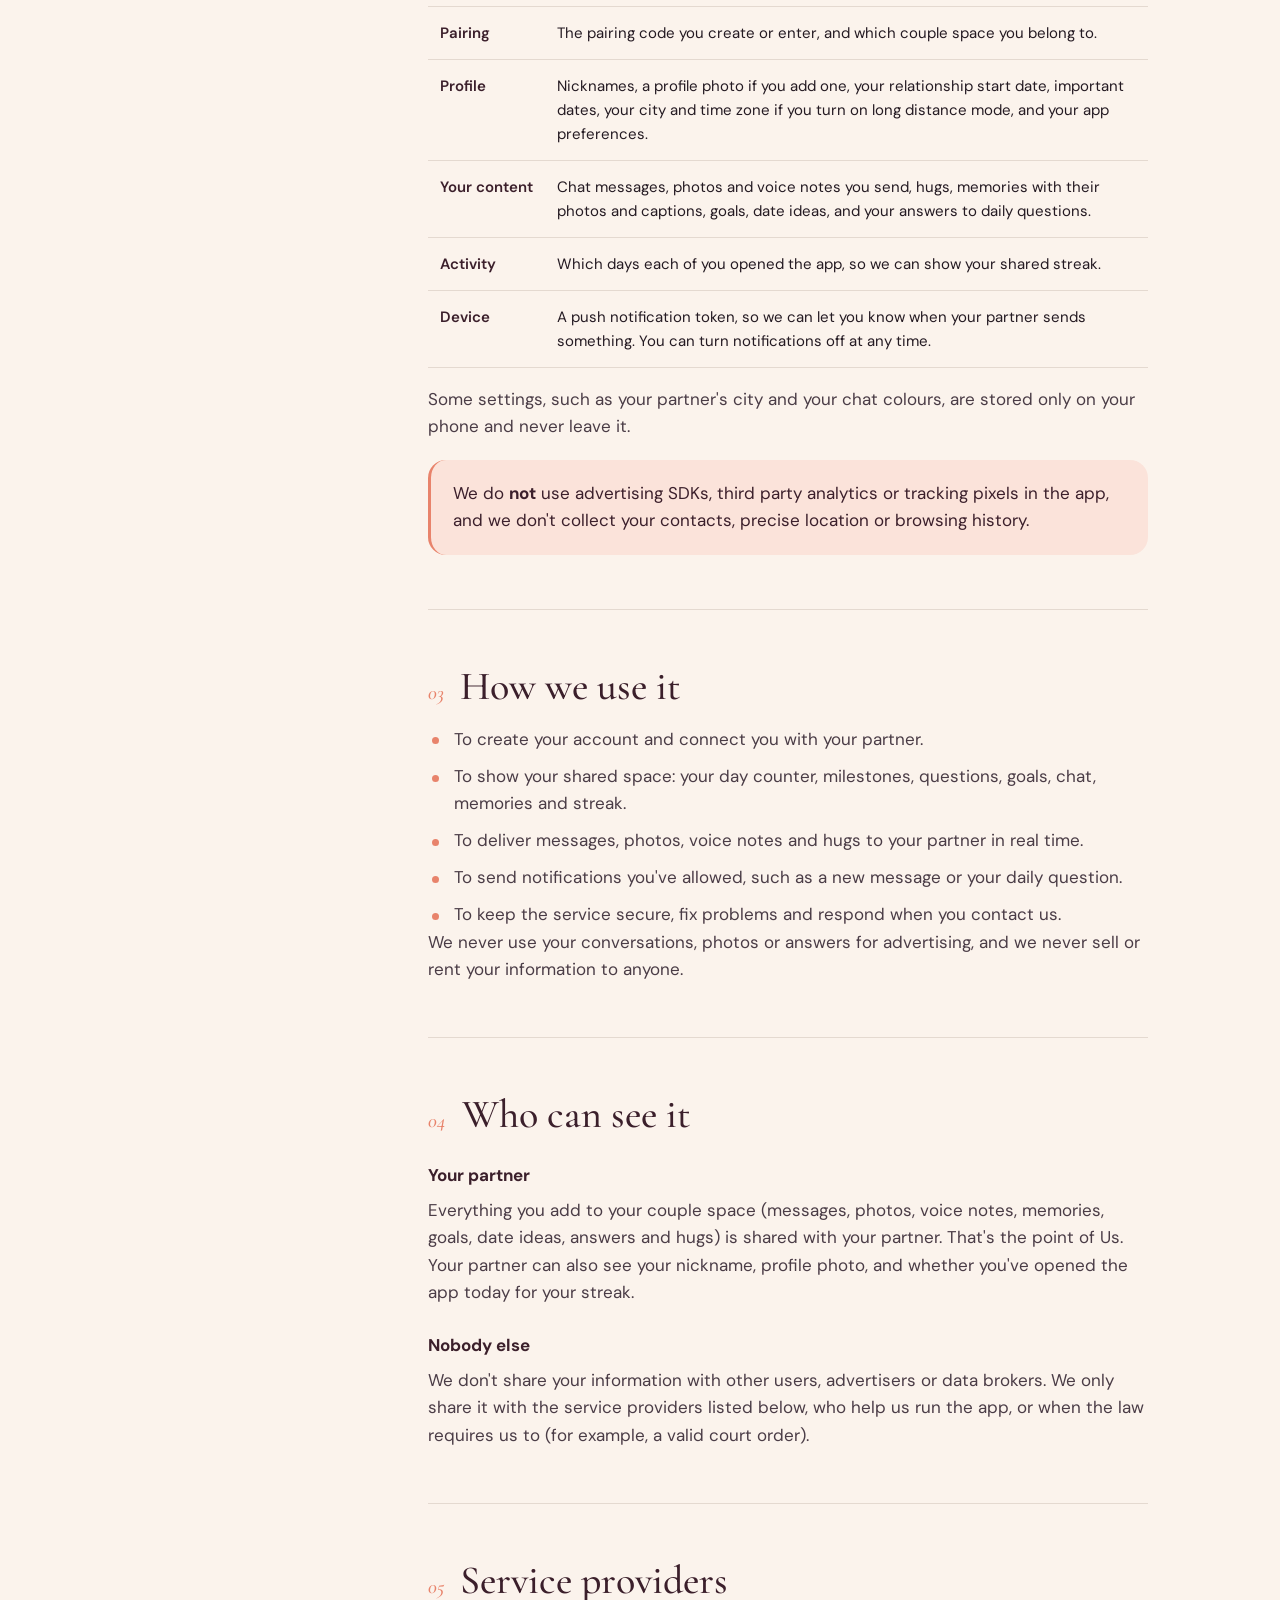
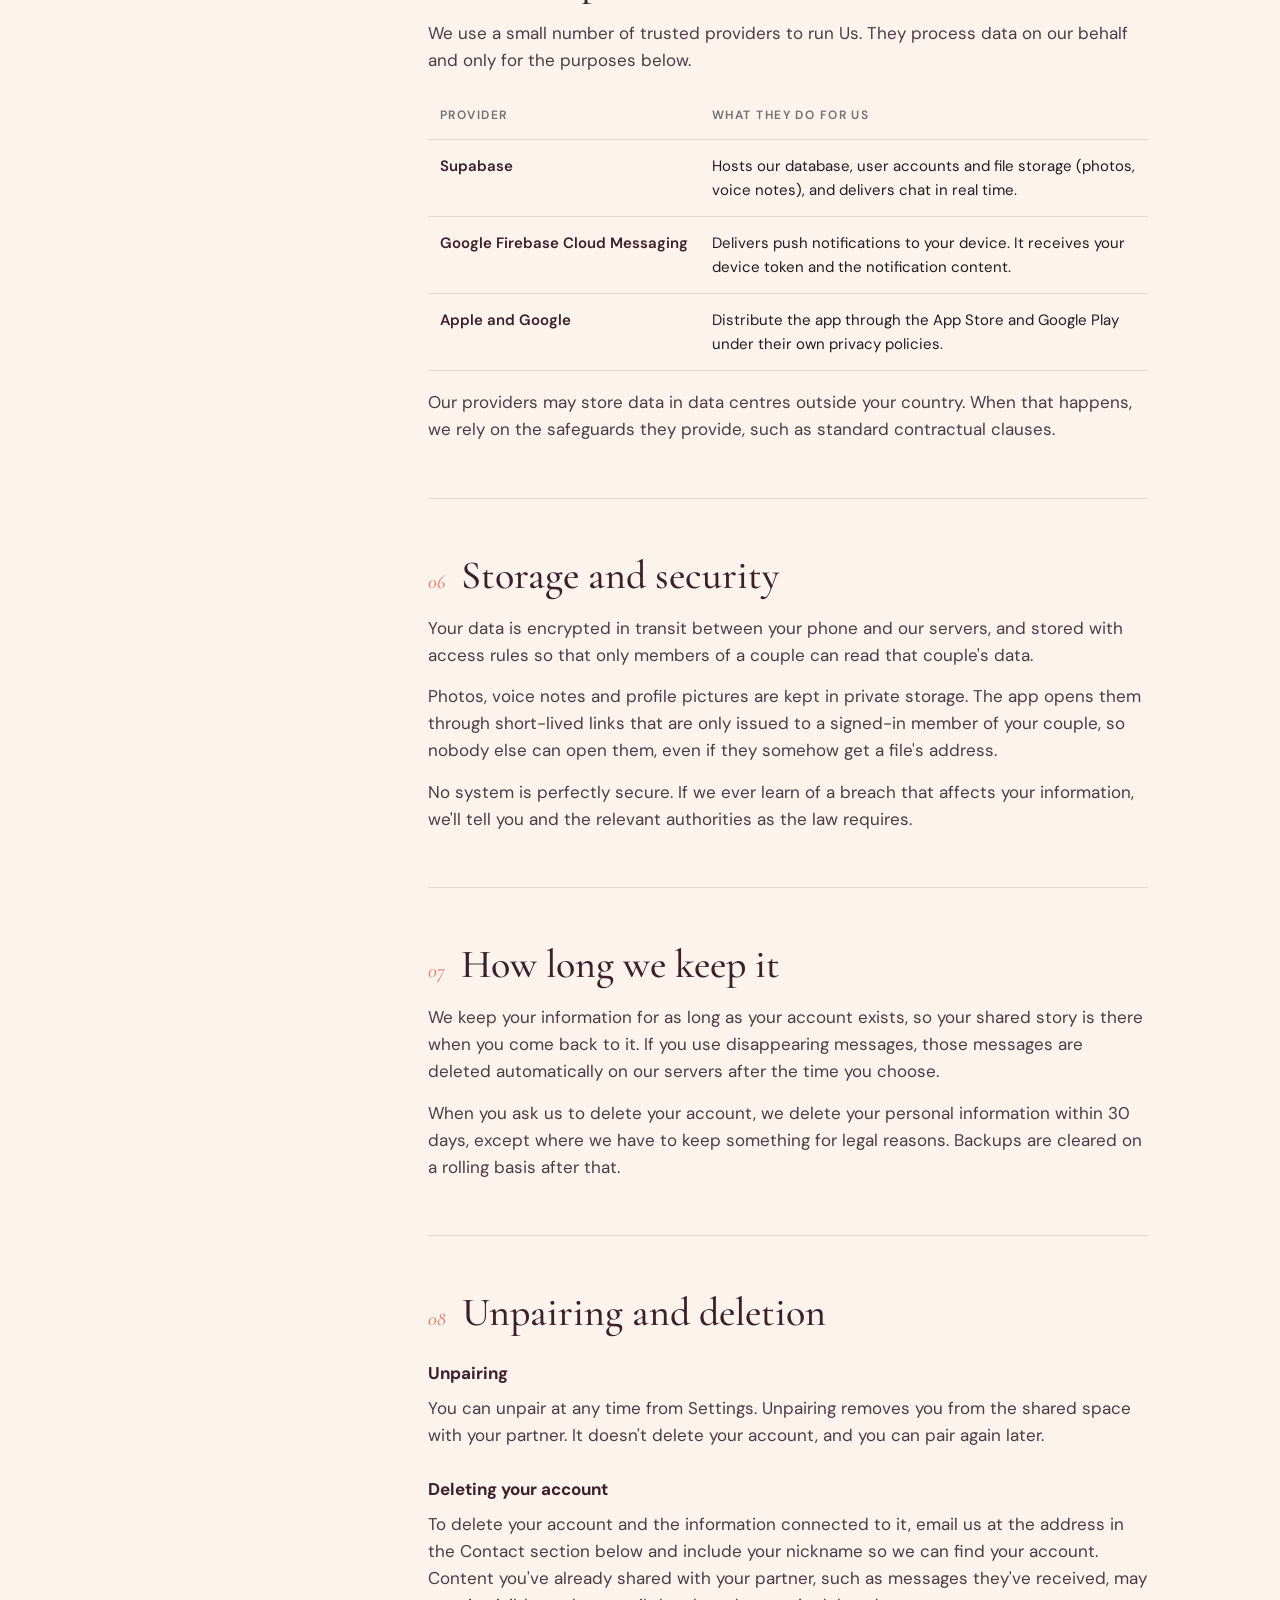
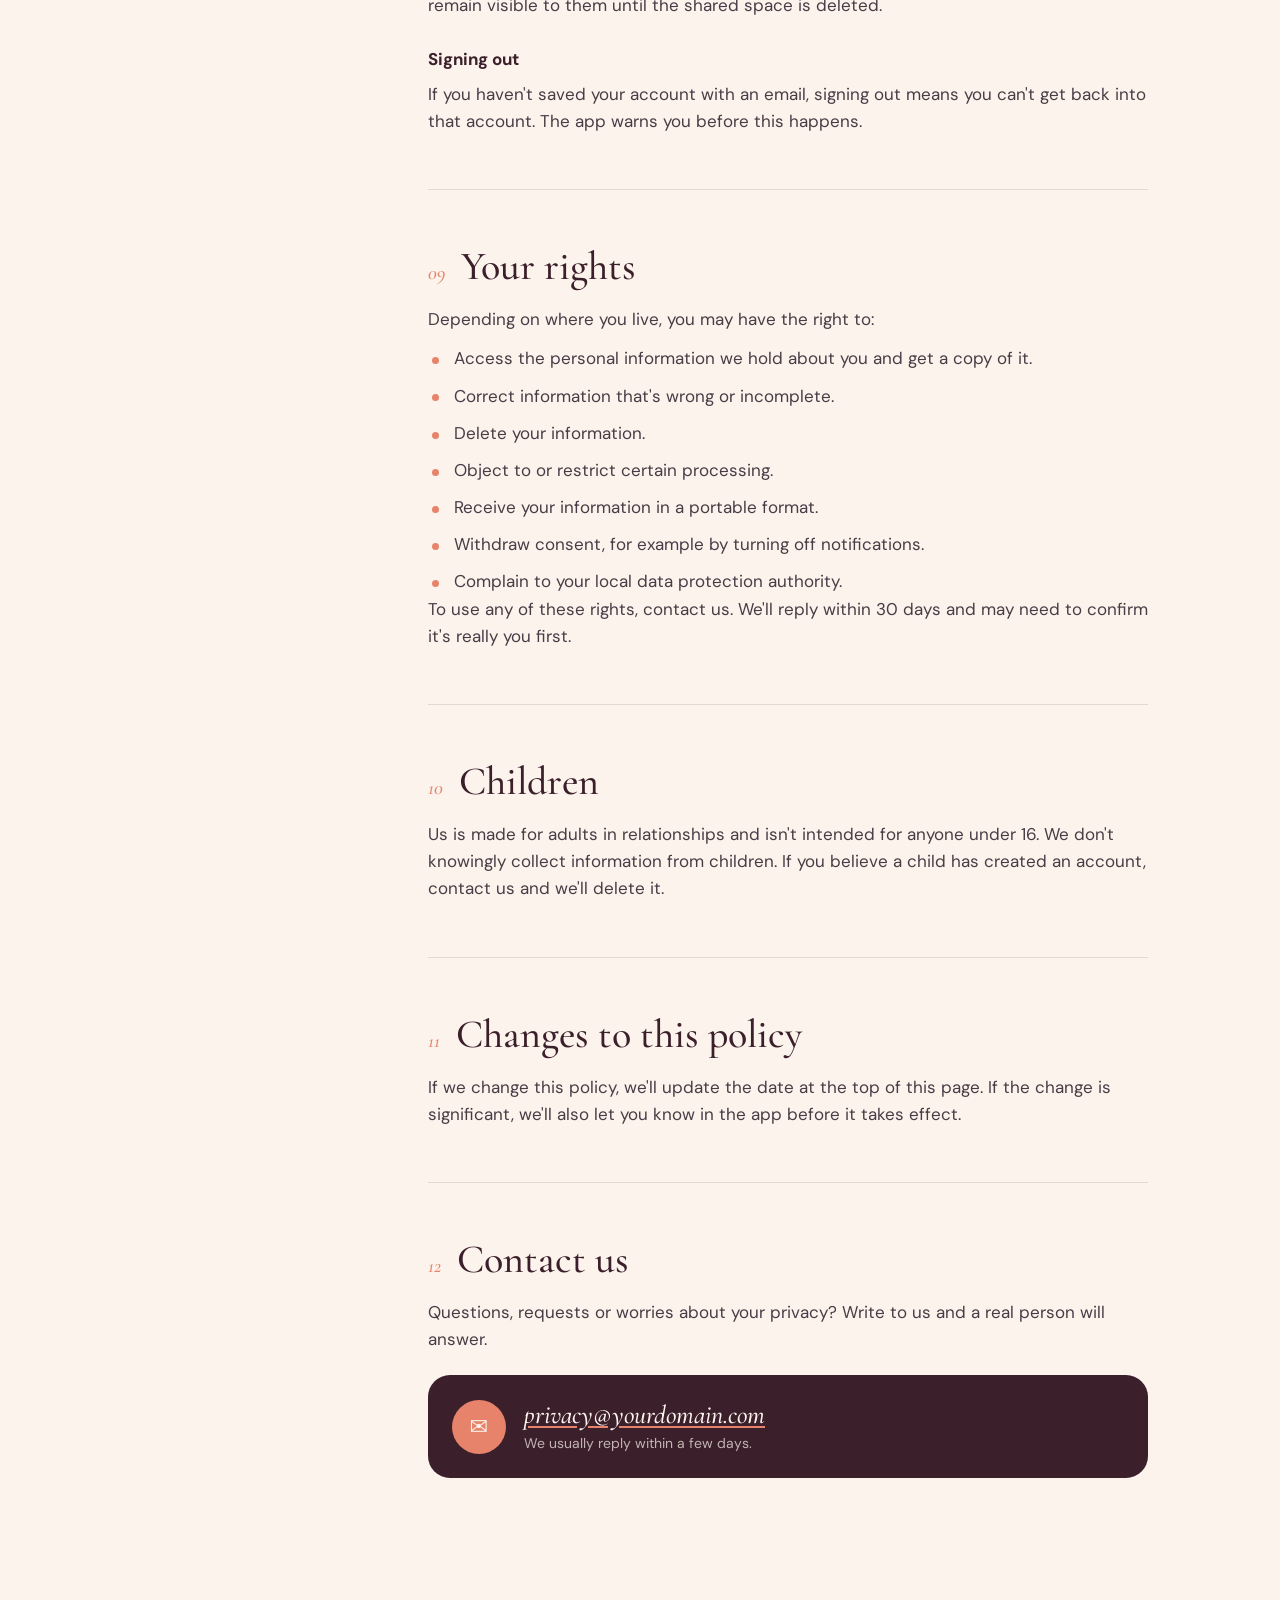
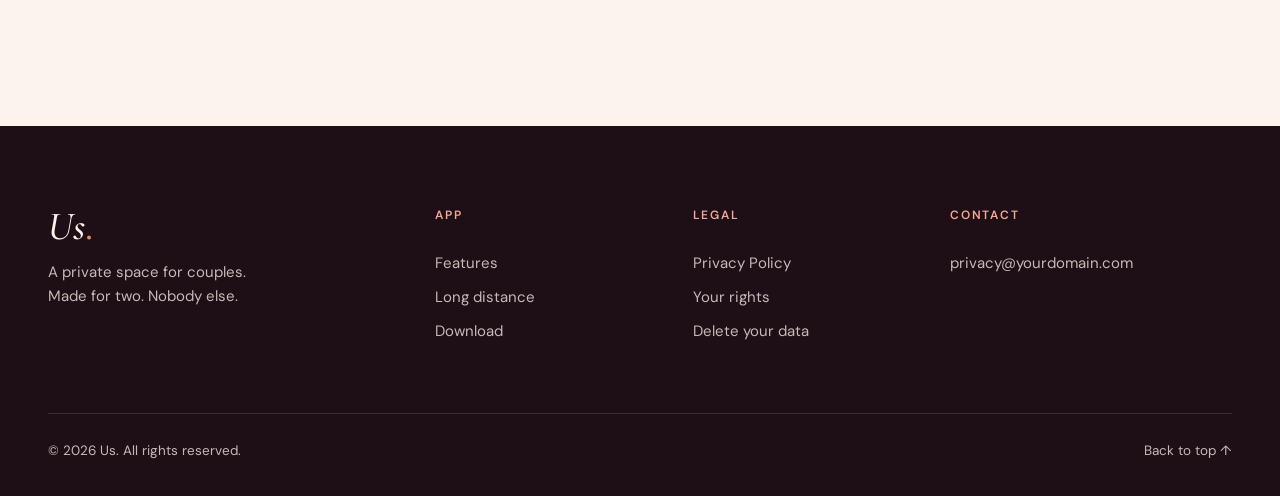
<file: privacy.html>
<!DOCTYPE html>
<html lang="en">
<head>
  <meta charset="utf-8">
  <meta name="viewport" content="width=device-width, initial-scale=1">
  <title>Privacy Policy | Us.</title>
  <meta name="description" content="How Us collects, uses and protects your information. Plain words, no surprises.">
  <meta name="theme-color" content="#2A1620">
  <link rel="icon" href="assets/app_icon.png">
  <link rel="preconnect" href="https://fonts.googleapis.com">
  <link rel="preconnect" href="https://fonts.gstatic.com" crossorigin>
  <link href="https://fonts.googleapis.com/css2?family=Caveat:wght@500;600&family=Cormorant+Garamond:ital,wght@0,500;0,600;1,400;1,500;1,600&family=DM+Sans:opsz,wght@9..40,400;9..40,500;9..40,600&display=swap" rel="stylesheet">
  <link rel="stylesheet" href="styles.css?v=2">
  <script>document.documentElement.classList.add("js");</script>
</head>
<body class="page-legal">

  <div class="progress" aria-hidden="true"><span></span></div>
  <div class="grain" aria-hidden="true"></div>
  <div class="cursor" aria-hidden="true"><span class="cursor__dot"></span><span class="cursor__ring"></span></div>

  <header class="nav" id="nav">
    <a class="nav__brand" href="index.html" aria-label="Us home">Us<i>.</i></a>
    <nav class="nav__links" aria-label="Main">
      <a href="index.html#features">Features</a>
      <a href="index.html#distance">Long distance</a>
      <a href="privacy.html" aria-current="page">Privacy</a>
    </nav>
    <a class="btn btn--sm btn--line magnetic nav__cta" href="index.html#get"><span>Get the app</span></a>
    <button class="nav__toggle" id="navToggle" aria-label="Open menu" aria-expanded="false" aria-controls="menu"><span></span><span></span></button>
  </header>

  <div class="menu" id="menu" hidden>
    <a href="index.html">Home</a>
    <a href="index.html#features">Features</a>
    <a href="index.html#distance">Long distance</a>
    <a href="index.html#get">Get the app</a>
  </div>

  <section class="legal-hero">
    <div class="legal-hero__lights hero__lights" aria-hidden="true"></div>
    <svg class="legal-hero__rings" viewBox="0 0 600 360" aria-hidden="true"><circle cx="210" cy="180" r="170"/><circle cx="390" cy="180" r="170"/></svg>
    <div class="legal-hero__inner">
      <p class="eyebrow eyebrow--light reveal"><span>§</span> Legal</p>
      <h1 class="split">Privacy <em>Policy</em></h1>
      <p class="reveal" style="--d:.35s">Us is built for two people and nobody else. This page explains, in plain words, what we collect, why we need it, who helps us run the app, and how you stay in control.</p>
      <div class="legal-meta reveal" style="--d:.45s">
        <span>Effective 18 November 2026</span>
        <span>Last updated 18 November 2026</span>
        <span>About 8 minutes to read</span>
      </div>
    </div>
  </section>

  <section class="summary">
    <div class="summary__card reveal">
      <h2>The short version</h2>
      <div class="summary__grid">
        <div class="summary__item"><i>♥</i><b>Shared with one person</b><p>What you post in your space is visible to you and your partner.</p></div>
        <div class="summary__item"><i>✕</i><b>No ads, no selling</b><p>We don't sell your data, rent it, or use it for advertising.</p></div>
        <div class="summary__item"><i>⚙</i><b>Only what's needed</b><p>We collect what the app needs to work, and nothing for tracking.</p></div>
        <div class="summary__item"><i>↺</i><b>You're in control</b><p>Unpair anytime, and ask us to delete your account and data.</p></div>
      </div>
    </div>
  </section>

  <div class="legal">
    <aside class="toc" aria-label="On this page">
      <h4>On this page</h4>
      <ol>
        <li><a href="#who">Who we are</a></li>
        <li><a href="#collect">What we collect</a></li>
        <li><a href="#use">How we use it</a></li>
        <li><a href="#sharing">Who can see it</a></li>
        <li><a href="#providers">Service providers</a></li>
        <li><a href="#storage">Storage and security</a></li>
        <li><a href="#retention">How long we keep it</a></li>
        <li><a href="#delete">Unpairing and deletion</a></li>
        <li><a href="#your-rights">Your rights</a></li>
        <li><a href="#children">Children</a></li>
        <li><a href="#changes">Changes to this policy</a></li>
        <li><a href="#contact">Contact us</a></li>
      </ol>
    </aside>

    <article class="legal__body">
      <section id="who" class="reveal">
        <h2><span>01</span>Who we are</h2>
        <p>"Us", "we" and "our" refer to the team behind the Us mobile app for Android and iOS and this website. Us is a private space for couples: a day counter, daily questions, goals and date ideas, a private chat, a shared memory timeline and a long distance mode.</p>
        <p>This policy applies to the app and this website. When we say "your partner", we mean the person you pair with using a pairing code.</p>
      </section>

      <section id="collect" class="reveal">
        <h2><span>02</span>What we collect</h2>
        <p>We only collect information the app needs to work. Here is everything, grouped by type.</p>
        <table class="table">
          <thead><tr><th>Type</th><th>What it includes</th></tr></thead>
          <tbody>
            <tr><td>Account</td><td>An account ID created automatically when you first open the app. If you choose to save your account, your email address and a password (we store a secure hash, never the password itself).</td></tr>
            <tr><td>Pairing</td><td>The pairing code you create or enter, and which couple space you belong to.</td></tr>
            <tr><td>Profile</td><td>Nicknames, a profile photo if you add one, your relationship start date, important dates, your city and time zone if you turn on long distance mode, and your app preferences.</td></tr>
            <tr><td>Your content</td><td>Chat messages, photos and voice notes you send, hugs, memories with their photos and captions, goals, date ideas, and your answers to daily questions.</td></tr>
            <tr><td>Activity</td><td>Which days each of you opened the app, so we can show your shared streak.</td></tr>
            <tr><td>Device</td><td>A push notification token, so we can let you know when your partner sends something. You can turn notifications off at any time.</td></tr>
          </tbody>
        </table>
        <p style="margin-top:18px">Some settings, such as your partner's city and your chat colours, are stored only on your phone and never leave it.</p>
        <div class="callout">We do <strong>not</strong> use advertising SDKs, third party analytics or tracking pixels in the app, and we don't collect your contacts, precise location or browsing history.</div>
      </section>

      <section id="use" class="reveal">
        <h2><span>03</span>How we use it</h2>
        <ul>
          <li>To create your account and connect you with your partner.</li>
          <li>To show your shared space: your day counter, milestones, questions, goals, chat, memories and streak.</li>
          <li>To deliver messages, photos, voice notes and hugs to your partner in real time.</li>
          <li>To send notifications you've allowed, such as a new message or your daily question.</li>
          <li>To keep the service secure, fix problems and respond when you contact us.</li>
        </ul>
        <p>We never use your conversations, photos or answers for advertising, and we never sell or rent your information to anyone.</p>
      </section>

      <section id="sharing" class="reveal">
        <h2><span>04</span>Who can see it</h2>
        <h3>Your partner</h3>
        <p>Everything you add to your couple space (messages, photos, voice notes, memories, goals, date ideas, answers and hugs) is shared with your partner. That's the point of Us. Your partner can also see your nickname, profile photo, and whether you've opened the app today for your streak.</p>
        <h3>Nobody else</h3>
        <p>We don't share your information with other users, advertisers or data brokers. We only share it with the service providers listed below, who help us run the app, or when the law requires us to (for example, a valid court order).</p>
      </section>

      <section id="providers" class="reveal">
        <h2><span>05</span>Service providers</h2>
        <p>We use a small number of trusted providers to run Us. They process data on our behalf and only for the purposes below.</p>
        <table class="table">
          <thead><tr><th>Provider</th><th>What they do for us</th></tr></thead>
          <tbody>
            <tr><td>Supabase</td><td>Hosts our database, user accounts and file storage (photos, voice notes), and delivers chat in real time.</td></tr>
            <tr><td>Google Firebase Cloud Messaging</td><td>Delivers push notifications to your device. It receives your device token and the notification content.</td></tr>
            <tr><td>Apple and Google</td><td>Distribute the app through the App Store and Google Play under their own privacy policies.</td></tr>
          </tbody>
        </table>
        <p style="margin-top:18px">Our providers may store data in data centres outside your country. When that happens, we rely on the safeguards they provide, such as standard contractual clauses.</p>
      </section>

      <section id="storage" class="reveal">
        <h2><span>06</span>Storage and security</h2>
        <p>Your data is encrypted in transit between your phone and our servers, and stored with access rules so that only members of a couple can read that couple's data.</p>
        <p>Photos, voice notes and profile pictures are kept in private storage. The app opens them through short-lived links that are only issued to a signed-in member of your couple, so nobody else can open them, even if they somehow get a file's address.</p>
        <p>No system is perfectly secure. If we ever learn of a breach that affects your information, we'll tell you and the relevant authorities as the law requires.</p>
      </section>

      <section id="retention" class="reveal">
        <h2><span>07</span>How long we keep it</h2>
        <p>We keep your information for as long as your account exists, so your shared story is there when you come back to it. If you use disappearing messages, those messages are deleted automatically on our servers after the time you choose.</p>
        <p>When you ask us to delete your account, we delete your personal information within 30 days, except where we have to keep something for legal reasons. Backups are cleared on a rolling basis after that.</p>
      </section>

      <section id="delete" class="reveal">
        <h2><span>08</span>Unpairing and deletion</h2>
        <h3>Unpairing</h3>
        <p>You can unpair at any time from Settings. Unpairing removes you from the shared space with your partner. It doesn't delete your account, and you can pair again later.</p>
        <h3>Deleting your account</h3>
        <p>To delete your account and the information connected to it, email us at the address in the Contact section below and include your nickname so we can find your account. Content you've already shared with your partner, such as messages they've received, may remain visible to them until the shared space is deleted.</p>
        <h3>Signing out</h3>
        <p>If you haven't saved your account with an email, signing out means you can't get back into that account. The app warns you before this happens.</p>
      </section>

      <section id="your-rights" class="reveal">
        <h2><span>09</span>Your rights</h2>
        <p>Depending on where you live, you may have the right to:</p>
        <ul>
          <li>Access the personal information we hold about you and get a copy of it.</li>
          <li>Correct information that's wrong or incomplete.</li>
          <li>Delete your information.</li>
          <li>Object to or restrict certain processing.</li>
          <li>Receive your information in a portable format.</li>
          <li>Withdraw consent, for example by turning off notifications.</li>
          <li>Complain to your local data protection authority.</li>
        </ul>
        <p>To use any of these rights, contact us. We'll reply within 30 days and may need to confirm it's really you first.</p>
      </section>

      <section id="children" class="reveal">
        <h2><span>10</span>Children</h2>
        <p>Us is made for adults in relationships and isn't intended for anyone under 16. We don't knowingly collect information from children. If you believe a child has created an account, contact us and we'll delete it.</p>
      </section>

      <section id="changes" class="reveal">
        <h2><span>11</span>Changes to this policy</h2>
        <p>If we change this policy, we'll update the date at the top of this page. If the change is significant, we'll also let you know in the app before it takes effect.</p>
      </section>

      <section id="contact" class="reveal">
        <h2><span>12</span>Contact us</h2>
        <p>Questions, requests or worries about your privacy? Write to us and a real person will answer.</p>
        <div class="contact-card">
          <i>✉</i>
          <div>
            <a href="mailto:privacy@yourdomain.com">privacy@yourdomain.com</a>
            <p>We usually reply within a few days.</p>
          </div>
        </div>
      </section>
    </article>
  </div>

  <footer class="footer">
    <div class="footer__top">
      <div class="footer__brand">
        <a class="nav__brand" href="index.html">Us<i>.</i></a>
        <p>A private space for couples.<br>Made for two. Nobody else.</p>
      </div>
      <div class="footer__col">
        <h4>App</h4>
        <a href="index.html#features">Features</a>
        <a href="index.html#distance">Long distance</a>
        <a href="index.html#get">Download</a>
      </div>
      <div class="footer__col">
        <h4>Legal</h4>
        <a href="#">Privacy Policy</a>
        <a href="#your-rights">Your rights</a>
        <a href="#delete">Delete your data</a>
      </div>
      <div class="footer__col">
        <h4>Contact</h4>
        <a href="mailto:privacy@yourdomain.com">privacy@yourdomain.com</a>
      </div>
    </div>
    <div class="footer__bottom">
      <span>© <span class="year">2026</span> Us. All rights reserved.</span>
      <a href="#" class="totop">Back to top ↑</a>
    </div>
  </footer>

  <script src="script.js?v=2"></script>
</body>
</html>
</file>
<file: styles.css>
/* Us. website. Palette, radii and button shapes follow lib/core/app_theme.dart */
:root {
  --plum: #3B1F2B;
  --plum-dark: #2A1620;
  --plum-deep: #1E0F17;
  --coral: #E8836B;
  --coral-light: #F2A895;
  --gold: #C9A24B;
  --ivory: #FBF3EC;
  --sage: #8FA98E;
  --ink: #241A22;
  --ink-60: rgba(36, 26, 34, .62);
  --divider: #E4D9D0;
  --coral-soft: #FBE3DA;
  --gold-soft: #F3E4C5;
  --sage-soft: #E3EBDF;
  --blush-soft: #F3D9DC;

  --serif: "Cormorant Garamond", Georgia, serif;
  --sans: "DM Sans", system-ui, sans-serif;
  --hand: "Caveat", "Segoe Print", cursive;
  --ease: cubic-bezier(.22, 1, .36, 1);
  --ease-io: cubic-bezier(.65, 0, .35, 1);
  --wrap: 1200px;
  --pad: clamp(20px, 4vw, 48px);
}

*, *::before, *::after { box-sizing: border-box; margin: 0; }
html { scroll-behavior: smooth; scroll-padding-top: 90px; }
body {
  font-family: var(--sans); font-size: 17px; line-height: 1.6; color: var(--ink);
  background: var(--ivory); -webkit-font-smoothing: antialiased; overflow-x: hidden;
}
img { display: block; max-width: 100%; }
a { color: inherit; }
button, select, input { font: inherit; }
::selection { background: var(--coral); color: #fff; }
:focus-visible { outline: 2px solid var(--coral); outline-offset: 4px; border-radius: 6px; }

/* ---------- atmosphere ---------- */
.grain {
  position: fixed; inset: -50%; z-index: 90; pointer-events: none; opacity: .07;
  background-image: url("data:image/svg+xml,%3Csvg xmlns='http://www.w3.org/2000/svg' width='160' height='160'%3E%3Cfilter id='n'%3E%3CfeTurbulence type='fractalNoise' baseFrequency='.9' numOctaves='3' stitchTiles='stitch'/%3E%3C/filter%3E%3Crect width='100%25' height='100%25' filter='url(%23n)'/%3E%3C/svg%3E");
  animation: grain 1.2s steps(6) infinite;
}
@keyframes grain {
  0%, 100% { transform: translate(0, 0); } 20% { transform: translate(-3%, 2%); }
  40% { transform: translate(2%, -3%); } 60% { transform: translate(-2%, -1%); } 80% { transform: translate(3%, 3%); }
}
.progress { position: fixed; top: 0; left: 0; right: 0; height: 3px; z-index: 80; pointer-events: none; }
.progress span { display: block; height: 100%; width: 100%; transform-origin: 0 50%; transform: scaleX(var(--sp, 0)); background: linear-gradient(90deg, var(--coral), var(--gold)); }

/* twin cursor: one for you, one for them */
.cursor { display: none; }
.has-cursor .cursor { display: block; opacity: 0; transition: opacity .3s; }
.has-cursor .cursor.is-live { opacity: 1; }
.has-cursor, .has-cursor a, .has-cursor button { cursor: none; }
.has-cursor input, .has-cursor select { cursor: auto; }
.cursor span { position: fixed; top: 0; left: 0; z-index: 100; pointer-events: none; border-radius: 50%; }
.cursor__dot { width: 8px; height: 8px; margin: -4px 0 0 -4px; background: var(--coral); }
.cursor__ring {
  width: 34px; height: 34px; margin: -17px 0 0 -17px; border: 1.5px solid var(--coral);
  transition: width .35s var(--ease), height .35s var(--ease), margin .35s var(--ease), background .35s, border-color .35s;
}
.cursor.is-hover .cursor__ring { width: 64px; height: 64px; margin: -32px 0 0 -32px; background: rgba(232, 131, 107, .14); border-color: transparent; }
.cursor.is-down .cursor__ring { width: 24px; height: 24px; margin: -12px 0 0 -12px; }

/* intro */
.intro {
  position: fixed; inset: 0; z-index: 200; background: var(--plum-deep);
  display: grid; place-items: center; align-content: center; gap: 22px;
  animation: introOut .9s var(--ease-io) 1.55s forwards;
}
.intro__mark { position: relative; width: 140px; height: 90px; }
.intro__mark span {
  position: absolute; top: 0; width: 90px; height: 90px; border-radius: 50%; border: 2.5px solid var(--coral);
  animation: introLeft 1.1s var(--ease) .1s both;
}
.intro__mark span:last-child { right: 0; animation-name: introRight; }
.intro__word { font: italic 500 34px/1 var(--serif); color: var(--ivory); opacity: 0; animation: fadeUp .7s var(--ease) .75s forwards; }
.intro__word i, .nav__brand i, .merge__us i { color: var(--coral); font-style: normal; }
@keyframes introLeft { from { transform: translateX(-140px); opacity: 0; } to { transform: translateX(10px); opacity: 1; } }
@keyframes introRight { from { transform: translateX(140px); opacity: 0; } to { transform: translateX(-10px); opacity: 1; } }
@keyframes introOut { to { clip-path: inset(0 0 100% 0); visibility: hidden; } }
@keyframes fadeUp { from { opacity: 0; transform: translateY(12px); } to { opacity: 1; transform: none; } }
.skip-intro .intro { display: none; }

/* ---------- type ---------- */
.h2 {
  font: 500 clamp(38px, 5.4vw, 72px)/1.02 var(--serif); color: var(--plum);
  letter-spacing: -.015em; text-wrap: balance;
}
.h2 em, .hero__title em, .cta__title em { font-style: italic; color: var(--coral); }
.eyebrow {
  display: inline-flex; align-items: center; gap: 12px; margin-bottom: 22px;
  font-size: 12.5px; font-weight: 600; letter-spacing: .16em; text-transform: uppercase; color: var(--plum);
}
.eyebrow span { font: italic 500 17px/1 var(--serif); letter-spacing: 0; color: var(--coral); }
.eyebrow::after { content: ""; width: 44px; height: 1px; background: currentColor; opacity: .35; }
.eyebrow--light { color: var(--ivory); }
.lede { margin-top: 22px; font-size: 18.5px; color: var(--ink-60); max-width: 44ch; }
.hand { font: 600 24px/1.1 var(--hand); color: var(--coral); }
.note { font-size: 14px; opacity: .72; }

/* split headline: words rise in */
.split .w { display: inline-block; overflow: hidden; vertical-align: top; padding-bottom: .08em; margin-bottom: -.08em; }
.split .w > span { display: inline-block; transform: translateY(105%); transition: transform 1s var(--ease); transition-delay: calc(var(--i) * 55ms + var(--d, 0s)); }
.split.is-in .w > span { transform: none; }

/* reveal */
.js .reveal { opacity: 0; transform: translateY(26px); transition: opacity .9s var(--ease) var(--d, 0s), transform .9s var(--ease) var(--d, 0s); }
.reveal.is-in { opacity: 1; transform: none; }

/* ---------- buttons ---------- */
.btn {
  position: relative; overflow: hidden; isolation: isolate;
  display: inline-flex; align-items: center; justify-content: center;
  min-height: 56px; padding: 0 30px; border-radius: 28px;
  font-weight: 500; font-size: 16px; text-decoration: none; white-space: nowrap;
  border: 1.5px solid transparent; transition: color .4s var(--ease), border-color .4s, box-shadow .4s;
}
.btn::before {
  content: ""; position: absolute; inset: 0; z-index: -1; border-radius: inherit;
  transform: translateY(101%); transition: transform .5s var(--ease);
}
.btn:hover::before { transform: none; }
.btn span { display: inline-block; transition: transform .35s var(--ease); }
.btn--sm { min-height: 44px; padding: 0 22px; font-size: 14.5px; }
.btn--coral { background: var(--coral); color: #fff; box-shadow: 0 14px 30px -14px rgba(232, 131, 107, .95); }
.btn--coral::before { background: var(--ivory); }
.btn--coral:hover { color: var(--plum); }
.btn--line { border-color: currentColor; color: var(--ivory); }
.btn--line::before { background: var(--ivory); }
.btn--line:hover { color: var(--plum); border-color: var(--ivory); }
.magnetic { will-change: transform; transition: transform .45s var(--ease), color .4s var(--ease), border-color .4s, box-shadow .4s, background .4s; }

.link-arrow {
  display: inline-flex; align-items: center; gap: 10px; margin-top: 30px;
  font-weight: 500; color: var(--plum); text-decoration: none;
  background: linear-gradient(var(--coral), var(--coral)) 0 100% / 0 1.5px no-repeat; padding-bottom: 4px;
  transition: background-size .5s var(--ease);
}
.link-arrow:hover { background-size: 100% 1.5px; }
.link-arrow span { transition: transform .35s var(--ease); }
.link-arrow:hover span { transform: translateX(6px); }

/* ================= NAV ================= */
.nav {
  position: fixed; top: 14px; left: 50%; z-index: 70; transform: translateX(-50%);
  width: min(calc(100% - 28px), var(--wrap)); height: 64px; padding: 0 10px 0 24px;
  display: flex; align-items: center; gap: 28px; color: var(--ivory); border-radius: 32px;
  border: 1px solid transparent;
  transition: background .5s var(--ease), color .5s, border-color .5s, box-shadow .5s, transform .5s var(--ease);
}
.nav.is-solid {
  background: rgba(251, 243, 236, .78); color: var(--plum); border-color: rgba(59, 31, 43, .08);
  -webkit-backdrop-filter: blur(16px) saturate(1.4); backdrop-filter: blur(16px) saturate(1.4);
  box-shadow: 0 18px 40px -26px rgba(42, 22, 32, .45);
}
.nav.is-hidden { transform: translate(-50%, -120%); }
.nav__brand { font: italic 500 32px/1 var(--serif); text-decoration: none; color: inherit; }
.nav__links { display: flex; gap: 6px; margin-left: auto; }
.nav__links a {
  position: relative; padding: 8px 14px; font-size: 15px; text-decoration: none; border-radius: 20px;
  transition: background .3s;
}
.nav__links a:hover { background: rgba(232, 131, 107, .16); }
.nav__links a[aria-current="page"]::after { content: ""; position: absolute; left: 50%; bottom: 2px; width: 4px; height: 4px; margin-left: -2px; border-radius: 50%; background: var(--coral); }
.nav.is-solid .btn--line { color: var(--plum); }
.nav.is-solid .btn--line::before { background: var(--plum); }
.nav.is-solid .btn--line:hover { color: var(--ivory); border-color: var(--plum); }
.nav__toggle { display: none; margin-left: auto; width: 46px; height: 46px; border-radius: 50%; border: 0; background: transparent; color: inherit; position: relative; }
.nav__toggle span { position: absolute; left: 13px; right: 13px; height: 1.5px; background: currentColor; transition: transform .4s var(--ease); }
.nav__toggle span:first-child { top: 19px; } .nav__toggle span:last-child { top: 26px; }
.nav__toggle[aria-expanded="true"] span:first-child { transform: translateY(3.5px) rotate(45deg); }
.nav__toggle[aria-expanded="true"] span:last-child { transform: translateY(-3.5px) rotate(-45deg); }
.menu {
  position: fixed; inset: 0; z-index: 65; background: var(--plum-deep); padding: 120px 32px 40px;
  display: flex; flex-direction: column; gap: 6px;
  clip-path: circle(0 at calc(100% - 44px) 46px); transition: clip-path .7s var(--ease-io);
}
.menu.is-open { clip-path: circle(150% at calc(100% - 44px) 46px); }
.menu a { font: 500 44px/1.25 var(--serif); color: var(--ivory); text-decoration: none; }
.menu a:hover { color: var(--coral-light); font-style: italic; }
.menu-open .nav { color: var(--ivory); background: transparent; border-color: transparent; box-shadow: none; -webkit-backdrop-filter: none; backdrop-filter: none; }

/* ================= HERO ================= */
.hero {
  position: relative; min-height: 100svh; overflow: hidden; color: var(--ivory);
  background:
    radial-gradient(70% 50% at 80% 105%, rgba(242, 168, 149, .65), transparent 70%),
    radial-gradient(40% 30% at 10% 0%, rgba(201, 162, 75, .14), transparent 70%),
    linear-gradient(180deg, var(--plum-deep) 0%, var(--plum) 55%, #A9594F 85%, var(--coral) 100%);
  padding: 130px var(--pad) 90px; display: flex; align-items: center;
}
.hero__lights { position: absolute; inset: 0; pointer-events: none; }
.light {
  position: absolute; border-radius: 50%; filter: blur(var(--b));
  background: radial-gradient(circle, rgba(255, 214, 160, .95), rgba(242, 168, 149, 0) 70%);
  animation: drift var(--t) ease-in-out var(--dl) infinite alternate, twinkle calc(var(--t) * .45) ease-in-out infinite alternate;
}
@keyframes drift { to { transform: translate(var(--x), var(--y)); } }
@keyframes twinkle { from { opacity: .25; } to { opacity: .95; } }
.hero__rings {
  position: absolute; width: min(1100px, 130vw); left: 50%; top: 50%; translate: -50% -50%;
  fill: none; stroke: rgba(242, 168, 149, .12); stroke-width: 1; pointer-events: none;
  animation: spin 80s linear infinite;
}
@keyframes spin { to { rotate: 360deg; } }

.hero__inner {
  position: relative; width: 100%; max-width: var(--wrap); margin: 0 auto;
  display: grid; grid-template-columns: 1.05fr .95fr; gap: 40px; align-items: center;
}
.kicker {
  display: inline-flex; align-items: center; gap: 10px; padding: 8px 16px 8px 12px; margin-bottom: 28px;
  border-radius: 20px; background: rgba(251, 243, 236, .08); border: 1px solid rgba(251, 243, 236, .16);
  font-size: 13.5px; letter-spacing: .02em;
}
.kicker__dot { width: 8px; height: 8px; border-radius: 50%; background: var(--coral); box-shadow: 0 0 0 0 rgba(232, 131, 107, .7); animation: ping 2s infinite; }
@keyframes ping { 70% { box-shadow: 0 0 0 10px rgba(232, 131, 107, 0); } 100% { box-shadow: 0 0 0 0 rgba(232, 131, 107, 0); } }
.hero__title { font: 500 clamp(52px, 7.6vw, 108px)/.95 var(--serif); letter-spacing: -.02em; }
.hero__title em { color: var(--coral-light); }
.underline-draw { position: relative; white-space: nowrap; }
.underline-draw svg { position: absolute; left: 0; bottom: -.12em; width: 100%; height: .22em; overflow: visible; }
.underline-draw path { fill: none; stroke: var(--coral); stroke-width: 3; stroke-linecap: round; stroke-dasharray: 320; stroke-dashoffset: 320; transition: stroke-dashoffset 1.4s var(--ease) 1.1s; }
.split.is-in .underline-draw path { stroke-dashoffset: 0; }
.hero__sub { margin-top: 30px; max-width: 46ch; font-size: 19px; color: rgba(251, 243, 236, .8); }
.hero__cta { display: flex; flex-wrap: wrap; gap: 12px; margin: 38px 0 22px; }

/* collage */
.hero__collage { position: relative; height: min(640px, 78vh); min-height: 520px; }
.hero__collage > * { position: absolute; will-change: transform; transition: transform .9s var(--ease); }
.polaroid { margin: 0; background: #fff; padding: 10px 10px 0; border-radius: 6px; box-shadow: 0 40px 60px -30px rgba(0, 0, 0, .55); }
.polaroid img { width: 100%; height: 100%; object-fit: cover; border-radius: 2px; }
.polaroid figcaption { font: 600 22px/1 var(--hand); color: var(--plum); text-align: center; padding: 10px 0 12px; }
.polaroid--main { left: 16%; top: 4%; width: 54%; height: 88%; padding: 0; border-radius: 240px 240px 26px 26px; overflow: hidden; }
.polaroid--main img { border-radius: 0; transform: scale(1.12); animation: kenburns 18s ease-in-out infinite alternate; }
@keyframes kenburns { to { transform: scale(1.22) translate(-2%, -3%); } }
.polaroid--a { right: 0; top: 2%; width: 34%; aspect-ratio: .82; rotate: 6deg; }
.polaroid--a img { height: calc(100% - 44px); }
.polaroid--b { left: 0; bottom: 4%; width: 32%; aspect-ratio: .82; rotate: -7deg; }
.polaroid--b img { height: calc(100% - 44px); }
.chip {
  display: flex; align-items: center; gap: 8px; padding: 12px 18px; border-radius: 18px;
  background: rgba(251, 243, 236, .94); color: var(--plum); font-size: 14px; font-weight: 500;
  box-shadow: 0 20px 40px -20px rgba(0, 0, 0, .5); animation: bob 5s ease-in-out infinite;
}
.chip--days { right: 2%; bottom: 20%; flex-direction: column; gap: 0; padding: 14px 22px; animation-delay: -1s; }
.chip--days b { font: italic 500 46px/1 var(--serif); }
.chip--days span { font-size: 12.5px; color: var(--ink-60); }
.chip--hug { left: 4%; top: 30%; animation-delay: -2.5s; }
.chip--hug i { width: 26px; height: 26px; border-radius: 50%; background: var(--coral); color: #fff; display: grid; place-items: center; font-style: normal; font-size: 13px; animation: beat 1.4s ease-in-out infinite; }
.chip--streak { right: 22%; bottom: 0; background: var(--gold-soft); animation-delay: -3.6s; }
@keyframes bob { 50% { translate: 0 -12px; } }
@keyframes beat { 0%, 100% { transform: scale(1); } 15% { transform: scale(1.25); } 30% { transform: scale(1); } 45% { transform: scale(1.15); } }

.scrollcue { position: absolute; left: 50%; bottom: 26px; width: 26px; height: 42px; margin-left: -13px; border: 1.5px solid rgba(251, 243, 236, .5); border-radius: 14px; }
.scrollcue span { position: absolute; left: 50%; top: 8px; width: 3px; height: 8px; margin-left: -1.5px; border-radius: 2px; background: var(--ivory); animation: cue 1.8s var(--ease) infinite; }
@keyframes cue { 0% { opacity: 0; transform: translateY(0); } 30% { opacity: 1; } 100% { opacity: 0; transform: translateY(14px); } }

/* ================= RIBBONS ================= */
.ribbons { position: relative; height: 230px; overflow: hidden; margin-top: -40px; z-index: 2; }
.ribbon { position: absolute; left: -5%; right: -5%; top: 50%; padding: 16px 0; overflow: hidden; }
.ribbon--coral { background: var(--coral); color: #fff; transform: translateY(-50%) rotate(-3deg); z-index: 2; }
.ribbon--plum { background: var(--plum); color: var(--ivory); transform: translateY(-50%) rotate(2.5deg); }
.ribbon__track { display: flex; width: max-content; align-items: center; gap: 28px; padding-right: 28px; animation: marquee 38s linear infinite; }
.ribbon--plum .ribbon__track { animation-direction: reverse; animation-duration: 46s; }
.ribbon span { font: italic 500 28px/1 var(--serif); white-space: nowrap; }
.ribbon--plum span { font: 500 14px/1 var(--sans); letter-spacing: .18em; text-transform: uppercase; }
.ribbon i { font-style: normal; opacity: .8; }
.ribbons:hover .ribbon__track { animation-play-state: paused; }
@keyframes marquee { to { transform: translateX(-50%); } }

/* ================= MERGE ================= */
.merge { position: relative; height: 280vh; }
.merge__stage {
  --mp: 0;
  position: sticky; top: 0; height: 100vh; overflow: hidden;
  display: grid; grid-template-columns: 1fr 1fr; align-items: center; gap: 40px;
  max-width: var(--wrap); margin: 0 auto; padding: 0 var(--pad);
}
.merge__circles { position: relative; height: min(440px, 60vh); }
.merge__c {
  position: absolute; top: 50%; left: 50%; width: min(320px, 42vh, 21vw); aspect-ratio: 1; border-radius: 50%;
  border: 2px solid var(--coral); background: rgba(232, 131, 107, .18); mix-blend-mode: multiply;
  display: grid; place-items: center; font: italic 500 30px/1 var(--serif); color: var(--plum);
}
.merge__c--you { transform: translate(calc(-50% - var(--gap) - 22%), -50%) rotate(calc(var(--mp) * -20deg)); }
.merge__c--them { transform: translate(calc(-50% + var(--gap) + 22%), -50%) rotate(calc(var(--mp) * 20deg)); }
.merge__c span { opacity: calc(1 - var(--mp) * 1.6); }
.merge__c--you span { translate: -30% 0; } .merge__c--them span { translate: 30% 0; }
.merge__circles { --gap: calc((1 - var(--mp, 0)) * 30%); }
.merge__us {
  position: absolute; left: 50%; top: 50%; translate: -50% -50%;
  font: italic 500 clamp(54px, 7vw, 92px)/1 var(--serif); color: var(--plum);
  opacity: clamp(0, calc((var(--mp) - .72) * 4), 1); scale: calc(.7 + clamp(0, calc((var(--mp) - .72) * 4), 1) * .3);
}
.merge__lines { position: relative; height: 3.4em; font: 500 clamp(36px, 4.6vw, 62px)/1.05 var(--serif); color: var(--plum); }
.merge__line { position: absolute; inset: 0; opacity: 0; transform: translateY(30px); transition: opacity .7s var(--ease), transform .7s var(--ease); }
.merge__line em { color: var(--coral); }
.merge__line.is-on { opacity: 1; transform: none; }
.merge__line.is-past { opacity: 0; transform: translateY(-30px); }
.merge__hint { position: absolute; left: 50%; bottom: 40px; translate: -50% 0; opacity: calc(1 - var(--mp, 0) * 3); }

/* ================= FEATURES ================= */
.section-head { max-width: var(--wrap); margin: 0 auto; padding: 0 var(--pad); }
.features { padding: 140px 0 60px; }
.features .h2 { max-width: 15ch; }
.features__grid {
  max-width: var(--wrap); margin: 80px auto 0; padding: 0 var(--pad);
  display: grid; grid-template-columns: 1fr 1fr; gap: 80px;
}
.features__phone { position: relative; }
.features__phone .phone { position: sticky; top: calc(50vh - 320px); margin: 0 auto; }
.features__phone::before {
  content: ""; position: absolute; left: 50%; top: 0; bottom: 0; width: 1px; background: linear-gradient(transparent, var(--divider) 10%, var(--divider) 90%, transparent);
}
.chapter { min-height: 82vh; display: flex; flex-direction: column; justify-content: center; opacity: .25; transition: opacity .6s var(--ease); }
.chapter.is-on { opacity: 1; }
.chapter__n { font: italic 500 22px/1 var(--serif); color: var(--coral); margin-bottom: 18px; display: flex; align-items: center; gap: 14px; }
.chapter__n::after { content: ""; height: 1px; width: 0; background: var(--coral); transition: width .9s var(--ease); }
.chapter.is-on .chapter__n::after { width: 60px; }
.chapter h3 { font: 500 clamp(32px, 3.6vw, 46px)/1.05 var(--serif); color: var(--plum); }
.chapter p { margin-top: 18px; font-size: 18px; color: var(--ink-60); max-width: 42ch; }

/* phone */
.phone {
  position: relative; width: 310px; height: 640px; padding: 12px; border-radius: 50px; background: var(--plum-deep);
  box-shadow: inset 0 0 0 1.5px rgba(251, 243, 236, .1), 0 60px 80px -40px rgba(42, 22, 32, .6), 0 30px 60px -30px rgba(232, 131, 107, .5);
}
.phone__notch { position: absolute; top: 22px; left: 50%; width: 92px; height: 24px; margin-left: -46px; border-radius: 14px; background: var(--plum-deep); z-index: 3; }
.phone__screens { position: relative; height: 100%; border-radius: 39px; overflow: hidden; background: var(--ivory); }
.phone__tabs { position: absolute; left: 50%; bottom: 26px; translate: -50% 0; display: flex; gap: 6px; z-index: 3; }
.phone__tabs i { width: 6px; height: 6px; border-radius: 3px; background: var(--divider); transition: width .5s var(--ease), background .5s; }
.phone__tabs i.is-on { width: 22px; background: var(--coral); }

.screen {
  position: absolute; inset: 0; padding: 58px 18px 40px; font-size: 13px;
  opacity: 0; transform: translateY(24px) scale(.97); filter: blur(4px); pointer-events: none;
  transition: opacity .6s var(--ease), transform .7s var(--ease), filter .6s;
}
.screen.is-on { opacity: 1; transform: none; filter: none; pointer-events: auto; }
.screen.is-on > * { animation: fadeUp .7s var(--ease) both; }
.screen.is-on > :nth-child(2) { animation-delay: .06s; } .screen.is-on > :nth-child(3) { animation-delay: .12s; }
.screen.is-on > :nth-child(4) { animation-delay: .18s; } .screen.is-on > :nth-child(5) { animation-delay: .24s; }

.s-top { display: flex; justify-content: space-between; align-items: center; margin-bottom: 10px; }
.s-word { font: italic 500 28px/1 var(--serif); color: var(--plum); }
.s-ico { width: 21px; height: 21px; fill: none; stroke: var(--plum); stroke-width: 1.7; stroke-linejoin: round; }
.s-streak { display: inline-block; background: var(--gold-soft); border-radius: 16px; padding: 5px 12px; font-weight: 600; font-size: 12px; }
.s-counter { text-align: center; margin: 12px 0 16px; }
.s-counter > b { display: block; font: italic 500 62px/1 var(--serif); color: var(--plum); }
.s-counter > span { font-size: 14px; }
.s-bar { position: relative; height: 24px; margin-top: 12px; }
.s-bar::before { content: ""; position: absolute; left: 0; right: 0; top: 8px; height: 8px; border-radius: 6px; background: var(--divider); }
.s-bar i { position: absolute; left: 0; top: 8px; height: 8px; border-radius: 6px; background: var(--coral); }
.s-bar em { position: absolute; top: 0; width: 24px; height: 24px; border-radius: 50%; background: var(--coral); color: #fff; font-style: normal; font-size: 11px; display: grid; place-items: center; }
.s-counter small { display: flex; justify-content: space-between; font-size: 11px; color: var(--ink-60); margin-top: 4px; }
.s-counter strong { color: var(--coral); font-weight: 500; }
.s-card { border: 1px solid var(--divider); border-radius: 16px; padding: 15px; margin-bottom: 12px; }
.s-card small, .s-q small { color: var(--coral); font-weight: 500; }
.s-card p { font: 500 19px/1.15 var(--serif); color: var(--plum); margin: 4px 0 8px; }
.s-card a { color: var(--coral); font-weight: 500; }
.s-hug { display: flex; align-items: center; gap: 12px; background: var(--coral-soft); border-radius: 16px; padding: 13px; }
.s-hug > i { flex: none; width: 46px; height: 46px; border-radius: 50%; background: var(--coral); color: #fff; display: grid; place-items: center; font-style: normal; font-size: 19px; animation: beat 1.6s ease-in-out infinite; }
.s-hug b { display: block; font: 500 18px/1.1 var(--serif); color: var(--plum); }
.s-hug small { font-size: 11px; color: var(--ink-60); }

.s-head { font: 500 24px/1.1 var(--serif); color: var(--plum); margin-bottom: 16px; display: flex; align-items: center; gap: 10px; }
.s-head small { font: 400 11px var(--sans); color: var(--sage); margin-left: auto; }
.s-av { width: 32px; height: 32px; border-radius: 50%; background: linear-gradient(135deg, var(--coral-light), var(--gold)); }
.s-q { background: var(--plum); color: var(--ivory); border-radius: 18px; padding: 18px; margin-bottom: 14px; }
.s-q small { color: var(--coral-light); }
.s-q p { font: 500 22px/1.12 var(--serif); margin-top: 6px; }
.s-opts { display: grid; gap: 8px; }
.s-opts button {
  position: relative; text-align: left; font-size: 13px; color: var(--ink); background: #fff; border: 1.5px solid var(--divider);
  border-radius: 14px; padding: 10px 14px; transition: background .3s, color .3s, border-color .3s, transform .3s var(--ease);
}
.s-opts button:hover { border-color: var(--coral-light); transform: translateX(3px); }
.s-opts button i { display: none; position: absolute; right: 10px; top: 50%; translate: 0 -50%; font: 600 10px var(--sans); font-style: normal; background: var(--sage); color: #fff; border-radius: 10px; padding: 2px 8px; }
.s-opts.is-revealed button.is-them i { display: inline-block; animation: fadeUp .5s var(--ease); }
.s-opts button.is-picked { background: var(--coral); border-color: var(--coral); color: #fff; }
.s-hint { margin-top: 12px; text-align: center; color: var(--ink-60); font-size: 12px; }

.s-tabs { display: flex; background: #fff; border-radius: 14px; padding: 4px; margin-bottom: 14px; border: 1px solid var(--divider); }
.s-tabs span { flex: 1; text-align: center; padding: 7px; border-radius: 10px; font-weight: 500; color: var(--ink-60); }
.s-tabs .is-on { background: var(--plum); color: var(--ivory); }
.s-goals { list-style: none; padding: 0; display: grid; gap: 8px; margin-bottom: 14px; }
.s-goals li { display: flex; align-items: center; gap: 10px; background: #fff; border: 1px solid var(--divider); border-radius: 14px; padding: 11px 12px; }
.s-goals i { flex: none; width: 20px; height: 20px; border-radius: 50%; border: 1.5px solid var(--divider); position: relative; }
.s-goals li.done { color: var(--ink-60); }
.s-goals li.done i { background: var(--sage); border-color: var(--sage); }
.s-goals li.done i::after { content: "✓"; position: absolute; inset: 0; display: grid; place-items: center; color: #fff; font-size: 11px; font-style: normal; }
.screen.is-on .s-goals li.done i { animation: tick .6s var(--ease) .5s both; }
@keyframes tick { from { background: #fff; border-color: var(--divider); transform: scale(.6); } }
.s-idea { display: flex; gap: 12px; align-items: center; background: var(--sage-soft); border-radius: 16px; padding: 14px; }
.s-idea > span { font-size: 26px; }
.s-idea b { display: block; font: 500 17px/1.1 var(--serif); color: var(--plum); }
.s-idea small { color: var(--ink-60); font-size: 11.5px; }

.s-chat { display: flex; flex-direction: column; gap: 8px; }
.b { max-width: 80%; padding: 9px 13px; border-radius: 16px; font-size: 13px; line-height: 1.35; }
.b.them { align-self: flex-start; background: #fff; border: 1px solid var(--divider); border-bottom-left-radius: 5px; }
.b.me { align-self: flex-end; background: var(--coral); color: #fff; border-bottom-right-radius: 5px; }
.b.voice { display: flex; align-items: center; gap: 3px; }
.b.voice span { color: var(--coral); margin-right: 6px; font-size: 11px; }
.b.voice i { width: 3px; height: 14px; border-radius: 2px; background: var(--coral-light); animation: wave 1s ease-in-out infinite alternate; }
.b.voice i:nth-of-type(2n) { animation-delay: -.3s; } .b.voice i:nth-of-type(3n) { animation-delay: -.6s; }
@keyframes wave { from { transform: scaleY(.35); } }
.b.voice small { margin-left: 8px; color: var(--ink-60); font-size: 11px; }
.hugb { background: var(--blush-soft) !important; color: var(--ink) !important; text-align: center; padding: 14px 16px; }
.hugb i { display: block; font-style: normal; color: var(--coral); font-size: 22px; animation: beat 1.4s ease-in-out infinite; }
.hugb small { font-weight: 600; font-size: 11.5px; }
.hugb em { display: block; font: italic 500 17px/1.15 var(--serif); color: var(--plum); margin-top: 2px; }

.s-tl { position: relative; display: grid; gap: 12px; padding-left: 18px; }
.s-tl::before { content: ""; position: absolute; left: 4px; top: 8px; bottom: 8px; width: 1.5px; background: var(--divider); }
.s-mem { position: relative; display: flex; gap: 12px; align-items: center; background: #fff; border: 1px solid var(--divider); border-radius: 16px; padding: 8px; }
.s-mem::before { content: ""; position: absolute; left: -19px; top: 50%; width: 10px; height: 10px; margin-top: -5px; border-radius: 50%; background: var(--coral); box-shadow: 0 0 0 3px var(--ivory); }
.s-mem img { width: 70px; height: 70px; border-radius: 12px; object-fit: cover; }
.s-mem small { color: var(--ink-60); font-size: 11px; }
.s-mem b { display: block; font: 500 16px/1.15 var(--serif); color: var(--plum); }

/* ================= COUNTER ================= */
.counter {
  max-width: var(--wrap); margin: 0 auto; padding: 120px var(--pad) 140px;
  display: grid; grid-template-columns: 1fr 1fr; gap: 60px; align-items: center;
}
.datefield {
  display: flex; flex-direction: column; gap: 6px; margin-top: 34px; max-width: 330px;
  padding: 14px 18px; border: 1.5px solid var(--divider); border-radius: 18px; background: #fff;
  transition: border-color .3s, box-shadow .3s;
}
.datefield:focus-within { border-color: var(--coral); box-shadow: 0 0 0 5px rgba(232, 131, 107, .15); }
.datefield span { font-size: 12.5px; font-weight: 600; letter-spacing: .08em; text-transform: uppercase; color: var(--ink-60); }
.datefield input { border: 0; outline: 0; background: transparent; color: var(--plum); font: 500 22px var(--serif); padding: 0; }
.counter__note { margin-top: 18px; rotate: -3deg; display: inline-block; }
.ring { position: relative; width: min(440px, 100%); aspect-ratio: 1; justify-self: center; }
.ring::before { content: ""; position: absolute; inset: 9%; border-radius: 50%; background: radial-gradient(circle, var(--coral-soft), transparent 70%); animation: breathe 5s ease-in-out infinite; }
@keyframes breathe { 50% { transform: scale(1.06); opacity: .7; } }
.ring svg { position: absolute; inset: 0; width: 100%; height: 100%; rotate: -90deg; }
.ring circle { fill: none; stroke-width: 10; stroke-linecap: round; }
.ring__track { stroke: var(--divider); }
.ring__fill { stroke: var(--coral); stroke-dasharray: 816.8; stroke-dashoffset: 816.8; transition: stroke-dashoffset 1.6s var(--ease); }
.ring__heart {
  position: absolute; left: 50%; top: 50%; width: 34px; height: 34px; margin: -17px 0 0 -17px; border-radius: 50%;
  background: var(--coral); color: #fff; display: grid; place-items: center; font-size: 14px;
  box-shadow: 0 6px 16px -4px rgba(232, 131, 107, .8);
  transform: rotate(var(--a, 0deg)) translateY(calc(var(--r, 190px) * -1)) rotate(calc(var(--a, 0deg) * -1));
  transition: transform 1.6s var(--ease);
}
.ring__center { position: absolute; inset: 0; display: grid; place-content: center; text-align: center; }
.ring__center b { font: italic 500 clamp(76px, 10vw, 120px)/.9 var(--serif); color: var(--plum); font-variant-numeric: lining-nums tabular-nums; }
.ring__center span { font-size: 17px; }
.ring__center small { margin-top: 8px; color: var(--coral); font-weight: 500; font-size: 14.5px; }

/* ================= DISTANCE ================= */
.distance {
  position: relative; overflow: hidden; color: var(--ivory); text-align: center;
  background: radial-gradient(60% 60% at 50% 120%, rgba(232, 131, 107, .35), transparent 70%), var(--plum);
  padding: 140px var(--pad) 130px;
}
.distance::before {
  content: ""; position: absolute; inset: 0; opacity: .35; pointer-events: none;
  background-image: radial-gradient(rgba(251, 243, 236, .7) 1px, transparent 1.4px);
  background-size: 46px 46px; mask-image: radial-gradient(ellipse at 50% 40%, #000, transparent 70%);
  animation: stars 60s linear infinite;
}
@keyframes stars { to { background-position: 460px 230px; } }
.distance__head { position: relative; max-width: 900px; margin: 0 auto; }
.distance .h2 { color: var(--ivory); }
.distance .h2 em { color: var(--coral-light); }
.distance .eyebrow { justify-content: center; }
.clocks { position: relative; display: flex; align-items: center; justify-content: center; gap: 10px; margin: 70px auto 0; max-width: 820px; }
.clock { flex: none; width: 200px; }
.clock__face {
  position: relative; width: 170px; height: 170px; margin: 0 auto; border-radius: 50%;
  background: radial-gradient(circle at 50% 40%, #fff, var(--ivory)); box-shadow: 0 0 0 8px rgba(251, 243, 236, .08), 0 30px 50px -20px rgba(0, 0, 0, .55);
}
.clock__face::before { content: ""; position: absolute; inset: 10px; border-radius: 50%; background: repeating-conic-gradient(var(--plum) 0 .6deg, transparent .6deg 30deg); mask: radial-gradient(circle, transparent 66%, #000 67%, #000 72%, transparent 73%); }
.clock__face::after { content: ""; position: absolute; left: 50%; top: 50%; width: 10px; height: 10px; margin: -5px; border-radius: 50%; background: var(--coral); }
.clock__face--them { background: radial-gradient(circle at 50% 40%, #fff, var(--coral-soft)); }
.clock__face i { position: absolute; left: 50%; bottom: 50%; transform-origin: 50% 100%; border-radius: 3px; background: var(--plum); }
.clock__face .h { width: 4px; height: 26%; margin-left: -2px; transform: rotate(var(--h, 0deg)); }
.clock__face .m { width: 3px; height: 36%; margin-left: -1.5px; transform: rotate(var(--m, 0deg)); }
.clock__face .s { width: 1.5px; height: 40%; margin-left: -.75px; background: var(--coral); transform: rotate(var(--s, 0deg)); }
.clock__who { display: block; margin-top: 22px; font-size: 14px; letter-spacing: .1em; text-transform: uppercase; opacity: .8; }
.clock__who select {
  margin-left: 4px; padding: 4px 26px 4px 10px; border-radius: 12px; border: 1px solid rgba(251, 243, 236, .3);
  background: rgba(251, 243, 236, .08) url("data:image/svg+xml,%3Csvg xmlns='http://www.w3.org/2000/svg' width='10' height='6'%3E%3Cpath d='M1 1l4 4 4-4' fill='none' stroke='%23FBF3EC' stroke-width='1.5'/%3E%3C/svg%3E") right 9px center no-repeat;
  color: var(--ivory); appearance: none; letter-spacing: .04em; text-transform: none; font-size: 14px;
}
.clock__who select option { color: var(--ink); }
.clock__time { font: italic 500 40px/1.2 var(--serif); margin-top: 4px; font-variant-numeric: tabular-nums; }
.clocks__arc { flex: 1; min-width: 0; max-width: 380px; margin-bottom: 90px; overflow: visible; }
.clocks__arc path { fill: none; stroke: rgba(242, 168, 149, .55); stroke-width: 1.5; stroke-dasharray: 2 8; stroke-linecap: round; animation: dash 1.2s linear infinite; }
.clocks__arc text { fill: var(--coral); dominant-baseline: central; }
@keyframes dash { to { stroke-dashoffset: -20; } }
.distance__diff { position: relative; margin-top: 36px; font: italic 500 26px/1.3 var(--serif); color: var(--coral-light); }
.distance__sub { position: relative; margin: 12px auto 0; max-width: 46ch; opacity: .75; }

/* ================= NUMBERS ================= */
.numbers {
  max-width: var(--wrap); margin: 0 auto; padding: 110px var(--pad);
  display: grid; grid-template-columns: repeat(4, 1fr); border-bottom: 1px solid var(--divider);
}
.num { padding: 10px 28px; border-left: 1px solid var(--divider); }
.num:first-child { border-left: 0; padding-left: 0; }
.num b { display: block; font: italic 500 clamp(56px, 6vw, 84px)/1 var(--serif); color: var(--plum); }
.num span { display: block; margin-top: 10px; color: var(--ink-60); font-size: 15.5px; max-width: 20ch; }

/* ================= PROMISE (envelope) ================= */
.promise {
  max-width: var(--wrap); margin: 0 auto; padding: 110px var(--pad) 150px;
  display: grid; grid-template-columns: .9fr 1.1fr; gap: 80px; align-items: center;
}
.envelope { position: relative; width: min(380px, 100%); aspect-ratio: 1.45; justify-self: center; perspective: 900px; margin-top: 90px; }
.envelope__back, .envelope__front { position: absolute; inset: 0; border-radius: 10px; }
.envelope__back { background: #E9D6C8; }
.envelope__front {
  z-index: 3; background:
    linear-gradient(to top right, #F5E6DA 49.6%, transparent 50%) left / 50.5% 100% no-repeat,
    linear-gradient(to top left, #F1DFD1 49.6%, transparent 50%) right / 50.5% 100% no-repeat;
  box-shadow: 0 40px 60px -30px rgba(59, 31, 43, .45);
}
.envelope__flap {
  position: absolute; left: 0; right: 0; top: 0; height: 58%; z-index: 4; transform-origin: 50% 0;
  background: #EAD5C6; clip-path: polygon(0 0, 100% 0, 50% 100%);
  transition: transform 1s var(--ease-io) .2s, z-index 0s .6s;
}
.envelope__seal {
  position: absolute; left: 50%; top: 58%; z-index: 5; width: 52px; height: 52px; margin: -26px 0 0 -26px;
  border-radius: 50%; background: var(--coral); color: #fff; display: grid; place-items: center; font-size: 20px;
  box-shadow: inset 0 0 0 4px rgba(255, 255, 255, .25), 0 6px 14px -4px rgba(59, 31, 43, .5);
  transition: transform .6s var(--ease), opacity .5s;
}
.envelope__letter {
  position: absolute; left: 7%; right: 7%; top: 8%; height: 86%; z-index: 2; border-radius: 6px;
  background: #fff; padding: 22px; box-shadow: 0 10px 30px -10px rgba(59, 31, 43, .3);
  transition: transform 1.1s var(--ease) .9s;
}
.envelope__letter p { color: var(--plum); font-size: 26px; }
.envelope__letter span { display: block; height: 6px; border-radius: 3px; background: var(--divider); margin-top: 12px; }
.envelope__letter span:nth-of-type(2) { width: 80%; } .envelope__letter span:nth-of-type(3) { width: 55%; }
.envelope.is-open .envelope__flap { transform: rotateX(180deg); z-index: 1; }
.envelope.is-open .envelope__seal { transform: scale(0) rotate(90deg); opacity: 0; }
.envelope.is-open .envelope__letter { transform: translateY(-58%); }
.promise__list { list-style: none; padding: 0; margin-top: 34px; display: grid; gap: 0; }
.promise__list li { padding: 20px 0 20px 46px; border-top: 1px solid var(--divider); position: relative; color: var(--ink-60); }
.promise__list li::before { content: "♥"; position: absolute; left: 0; top: 19px; width: 28px; height: 28px; border-radius: 50%; background: var(--coral-soft); color: var(--coral); font-size: 12px; display: grid; place-items: center; }
.promise__list b { color: var(--plum); font-weight: 600; }

/* ================= CTA ================= */
.cta {
  position: relative; overflow: hidden; text-align: center; color: var(--ivory);
  padding: 150px var(--pad) 140px;
  background: radial-gradient(80% 60% at 50% 110%, var(--coral), transparent 70%), linear-gradient(180deg, var(--plum-deep), var(--plum));
}
.cta__lights { position: absolute; inset: 0; pointer-events: none; }
.cta__mark {
  position: relative; width: 240px; height: 200px; margin: 0 auto; background: var(--ivory);
  -webkit-mask: url(assets/wordmark.png) center / contain no-repeat; mask: url(assets/wordmark.png) center / contain no-repeat;
  clip-path: inset(0 100% 0 0); transition: clip-path 1.8s var(--ease-io) .1s, opacity .6s;
}
.cta__mark.is-in { clip-path: inset(0 0 0 0); }
.cta__title { position: relative; max-width: 16ch; margin: 10px auto 0; font: 500 clamp(40px, 5.6vw, 76px)/1.02 var(--serif); }
.cta__title em { color: var(--coral-light); }
.cta__btns { position: relative; display: flex; justify-content: center; flex-wrap: wrap; gap: 14px; margin-top: 46px; }
.store {
  display: inline-flex; align-items: center; gap: 12px; min-height: 64px; padding: 0 28px 0 22px; border-radius: 32px;
  background: var(--ivory); color: var(--plum); text-decoration: none; border: 1.5px solid var(--ivory);
}
.store:hover { background: #fff; box-shadow: 0 20px 40px -18px rgba(0, 0, 0, .55); }
.store svg { width: 24px; height: 24px; fill: currentColor; }
.store span { display: flex; flex-direction: column; text-align: left; font-weight: 600; font-size: 18px; line-height: 1.1; }
.store small { font-weight: 400; font-size: 11.5px; opacity: .75; }
.store--line { background: transparent; color: var(--ivory); }
.store--line:hover { background: rgba(251, 243, 236, .1); }

/* ================= FOOTER ================= */
.footer { background: var(--plum-deep); color: rgba(251, 243, 236, .75); padding: 80px var(--pad) 34px; font-size: 15px; }
.footer__top { max-width: var(--wrap); margin: 0 auto; display: grid; grid-template-columns: 1.6fr 1fr 1fr 1.3fr; gap: 40px; }
.footer .nav__brand { color: var(--ivory); font-size: 40px; }
.footer__brand p { margin-top: 14px; line-height: 1.6; }
.footer h4 { font-size: 12px; letter-spacing: .16em; text-transform: uppercase; color: var(--coral-light); margin-bottom: 16px; font-weight: 600; }
.footer__col { display: flex; flex-direction: column; gap: 10px; align-items: flex-start; }
.footer__col a, .totop { text-decoration: none; background: linear-gradient(var(--coral), var(--coral)) 0 100% / 0 1px no-repeat; transition: color .3s, background-size .4s var(--ease); }
.footer__col a:hover, .totop:hover { color: var(--ivory); background-size: 100% 1px; }
.footer__bottom { max-width: var(--wrap); margin: 70px auto 0; padding-top: 26px; border-top: 1px solid rgba(251, 243, 236, .12); display: flex; justify-content: space-between; font-size: 13.5px; }

/* hearts that float out of a hug */
.float-heart { position: fixed; z-index: 96; pointer-events: none; color: var(--coral); font-size: 20px; animation: floatUp 1.4s var(--ease) forwards; }
@keyframes floatUp { to { transform: translate(var(--dx), -150px) scale(1.5) rotate(var(--r)); opacity: 0; } }
button.chip { border: 0; font: inherit; font-size: 14px; font-weight: 500; cursor: pointer; }
.s-hug { cursor: pointer; }

/* toast */
.toast {
  position: fixed; left: 50%; bottom: 24px; z-index: 95; max-width: calc(100vw - 32px);
  transform: translate(-50%, 30px); opacity: 0; pointer-events: none;
  background: var(--plum); color: var(--ivory); font-size: 14px; padding: 14px 20px; border-radius: 16px;
  box-shadow: 0 12px 30px -10px rgba(42, 22, 32, .6); transition: transform .4s var(--ease), opacity .4s;
}
.toast.is-on { transform: translate(-50%, 0); opacity: 1; }

/* ================= PRIVACY PAGE ================= */
.legal-hero {
  position: relative; overflow: hidden; color: var(--ivory); padding: 170px var(--pad) 110px;
  background: radial-gradient(60% 70% at 85% 120%, rgba(232, 131, 107, .7), transparent 70%), linear-gradient(180deg, var(--plum-deep), var(--plum));
}
.legal-hero__inner { position: relative; max-width: var(--wrap); margin: 0 auto; }
.legal-hero h1 { font: 500 clamp(54px, 8vw, 112px)/.95 var(--serif); letter-spacing: -.02em; }
.legal-hero h1 em { color: var(--coral-light); }
.legal-hero p { margin-top: 26px; max-width: 52ch; font-size: 18.5px; color: rgba(251, 243, 236, .8); }
.legal-meta { display: flex; flex-wrap: wrap; gap: 10px; margin-top: 30px; }
.legal-meta span { padding: 7px 14px; border-radius: 16px; font-size: 13.5px; background: rgba(251, 243, 236, .08); border: 1px solid rgba(251, 243, 236, .16); }
.legal-hero__rings { position: absolute; right: -120px; top: 50%; translate: 0 -50%; width: 620px; fill: none; stroke: rgba(242, 168, 149, .2); stroke-width: 1.2; animation: spin 70s linear infinite; }

.summary { max-width: var(--wrap); margin: -60px auto 0; padding: 0 var(--pad); position: relative; z-index: 2; }
.summary__card {
  background: #fff; border-radius: 28px; padding: clamp(28px, 4vw, 48px);
  box-shadow: 0 40px 80px -50px rgba(59, 31, 43, .55); border: 1px solid var(--divider);
}
.summary__card h2 { font: 500 34px/1.1 var(--serif); color: var(--plum); }
.summary__grid { display: grid; grid-template-columns: repeat(4, 1fr); gap: 18px; margin-top: 26px; }
.summary__item { padding: 20px; border-radius: 18px; background: var(--ivory); transition: transform .4s var(--ease), background .4s; }
.summary__item:hover { transform: translateY(-4px); background: var(--coral-soft); }
.summary__item i { display: grid; place-items: center; width: 40px; height: 40px; border-radius: 50%; background: var(--coral); color: #fff; font-style: normal; margin-bottom: 14px; }
.summary__item b { display: block; color: var(--plum); font-size: 16px; }
.summary__item p { margin-top: 6px; font-size: 14.5px; color: var(--ink-60); line-height: 1.5; }

.legal { max-width: var(--wrap); margin: 0 auto; padding: 100px var(--pad) 140px; display: grid; grid-template-columns: 260px 1fr; gap: 80px; }
.toc { position: sticky; top: 110px; align-self: start; }
.toc h4 { font-size: 12px; letter-spacing: .16em; text-transform: uppercase; color: var(--ink-60); margin-bottom: 14px; }
.toc ol { list-style: none; padding: 0; border-left: 1px solid var(--divider); counter-reset: toc; }
.toc a {
  position: relative; display: block; padding: 7px 0 7px 18px; font-size: 14.5px; color: var(--ink-60); text-decoration: none;
  transition: color .3s, padding .3s var(--ease);
}
.toc a::before { content: ""; position: absolute; left: -1px; top: 0; bottom: 0; width: 2px; background: var(--coral); transform: scaleY(0); transition: transform .4s var(--ease); }
.toc a:hover { color: var(--plum); }
.toc a.is-on { color: var(--plum); font-weight: 600; padding-left: 22px; }
.toc a.is-on::before { transform: none; }
.legal__body { max-width: 720px; }
.legal__body section { padding-bottom: 54px; margin-bottom: 54px; border-bottom: 1px solid var(--divider); }
.legal__body section:last-child { border-bottom: 0; }
.legal__body h2 { font: 500 clamp(30px, 3.4vw, 40px)/1.1 var(--serif); color: var(--plum); display: flex; gap: 16px; align-items: baseline; margin-bottom: 18px; }
.legal__body h2 span { font: italic 500 20px var(--serif); color: var(--coral); }
.legal__body h3 { font-size: 17px; color: var(--plum); margin: 26px 0 8px; }
.legal__body p, .legal__body li { color: #4A3C46; }
.legal__body p + p { margin-top: 14px; }
.legal__body ul { padding-left: 0; list-style: none; margin-top: 12px; display: grid; gap: 10px; }
.legal__body ul li { position: relative; padding-left: 26px; }
.legal__body ul li::before { content: ""; position: absolute; left: 4px; top: .7em; width: 7px; height: 7px; border-radius: 50%; background: var(--coral); }
.legal__body a { color: var(--plum); text-decoration-color: var(--coral); text-underline-offset: 3px; }
.legal__body strong { color: var(--plum); }
.table { width: 100%; border-collapse: collapse; margin-top: 18px; font-size: 15px; }
.table th, .table td { text-align: left; padding: 14px 12px; border-bottom: 1px solid var(--divider); vertical-align: top; }
.table th { font-size: 12px; letter-spacing: .12em; text-transform: uppercase; color: var(--ink-60); font-weight: 600; }
.table td:first-child { color: var(--plum); font-weight: 600; white-space: nowrap; }
.callout { margin-top: 20px; padding: 20px 22px; border-radius: 18px; background: var(--coral-soft); color: var(--plum); border-left: 3px solid var(--coral); }
.contact-card { margin-top: 22px; display: flex; align-items: center; gap: 18px; padding: 24px; border-radius: 22px; background: var(--plum); color: var(--ivory); }
.contact-card i { flex: none; display: grid; place-items: center; width: 54px; height: 54px; border-radius: 50%; background: var(--coral); font-style: normal; font-size: 22px; }
.contact-card a { color: var(--ivory); font: italic 500 26px var(--serif); text-decoration-color: var(--coral); }
.contact-card p { color: rgba(251, 243, 236, .7) !important; font-size: 14px; }

/* ================= RESPONSIVE ================= */
@media (max-width: 980px) {
  .nav__links, .nav__cta { display: none; }
  .nav__toggle { display: block; }
  .hero { padding-top: 120px; }
  .hero__inner { grid-template-columns: 1fr; gap: 50px; }
  .hero__collage { height: 520px; min-height: 0; max-width: 520px; width: 100%; margin: 0 auto; }
  .merge__stage { grid-template-columns: 1fr; grid-template-rows: auto auto; align-content: center; gap: 30px; text-align: center; }
  .merge__circles { height: 300px; }
  .merge__c { width: min(220px, 40vw); font-size: 24px; }
  .features__grid { grid-template-columns: 1fr; gap: 0; }
  .features__phone { position: sticky; top: 0; z-index: 2; height: 440px; margin: 0 calc(var(--pad) * -1); background: linear-gradient(var(--ivory) 90%, rgba(251, 243, 236, 0)); }
  .features__phone::before { display: none; }
  .features__phone .phone { position: absolute; left: 50%; top: 76px; margin: 0; transform: translateX(-50%) scale(.52); transform-origin: 50% 0; }
  .chapter { min-height: 62vh; justify-content: flex-start; padding-top: 6vh; opacity: .3; }
  .counter, .promise { grid-template-columns: 1fr; gap: 60px; }
  .numbers { grid-template-columns: 1fr 1fr; row-gap: 40px; }
  .num:nth-child(3) { border-left: 0; padding-left: 0; }
  .footer__top { grid-template-columns: 1fr 1fr; }
  .summary__grid { grid-template-columns: 1fr 1fr; }
  .legal { grid-template-columns: 1fr; gap: 40px; padding-top: 70px; }
  .toc { position: static; }
}
@media (max-width: 640px) {
  body { font-size: 16px; }
  .hero__collage { height: 440px; }
  .chip--days b { font-size: 36px; }
  .btn { flex: 1 1 100%; }
  .ribbons { height: 180px; }
  .ribbon span { font-size: 22px; }
  .clocks { flex-direction: column; gap: 0; }
  .clocks__arc { width: 140px; flex: none; margin: 10px 0; transform: rotate(90deg); }
  .numbers { grid-template-columns: 1fr; }
  .num { border-left: 0; padding: 0 0 26px; border-bottom: 1px solid var(--divider); }
  .num:last-child { border-bottom: 0; }
  .footer__top { grid-template-columns: 1fr; }
  .footer__bottom { flex-direction: column; gap: 10px; }
  .summary__grid { grid-template-columns: 1fr; }
  .table td:first-child { white-space: normal; }
  .menu a { font-size: 38px; }
}

@media (prefers-reduced-motion: reduce) {
  html { scroll-behavior: auto; }
  *, *::before, *::after { animation-duration: .01ms !important; animation-iteration-count: 1 !important; transition-duration: .01ms !important; }
  .intro { display: none; }
  .reveal { opacity: 1; transform: none; }
  .split .w > span { transform: none; }
}
</file>
